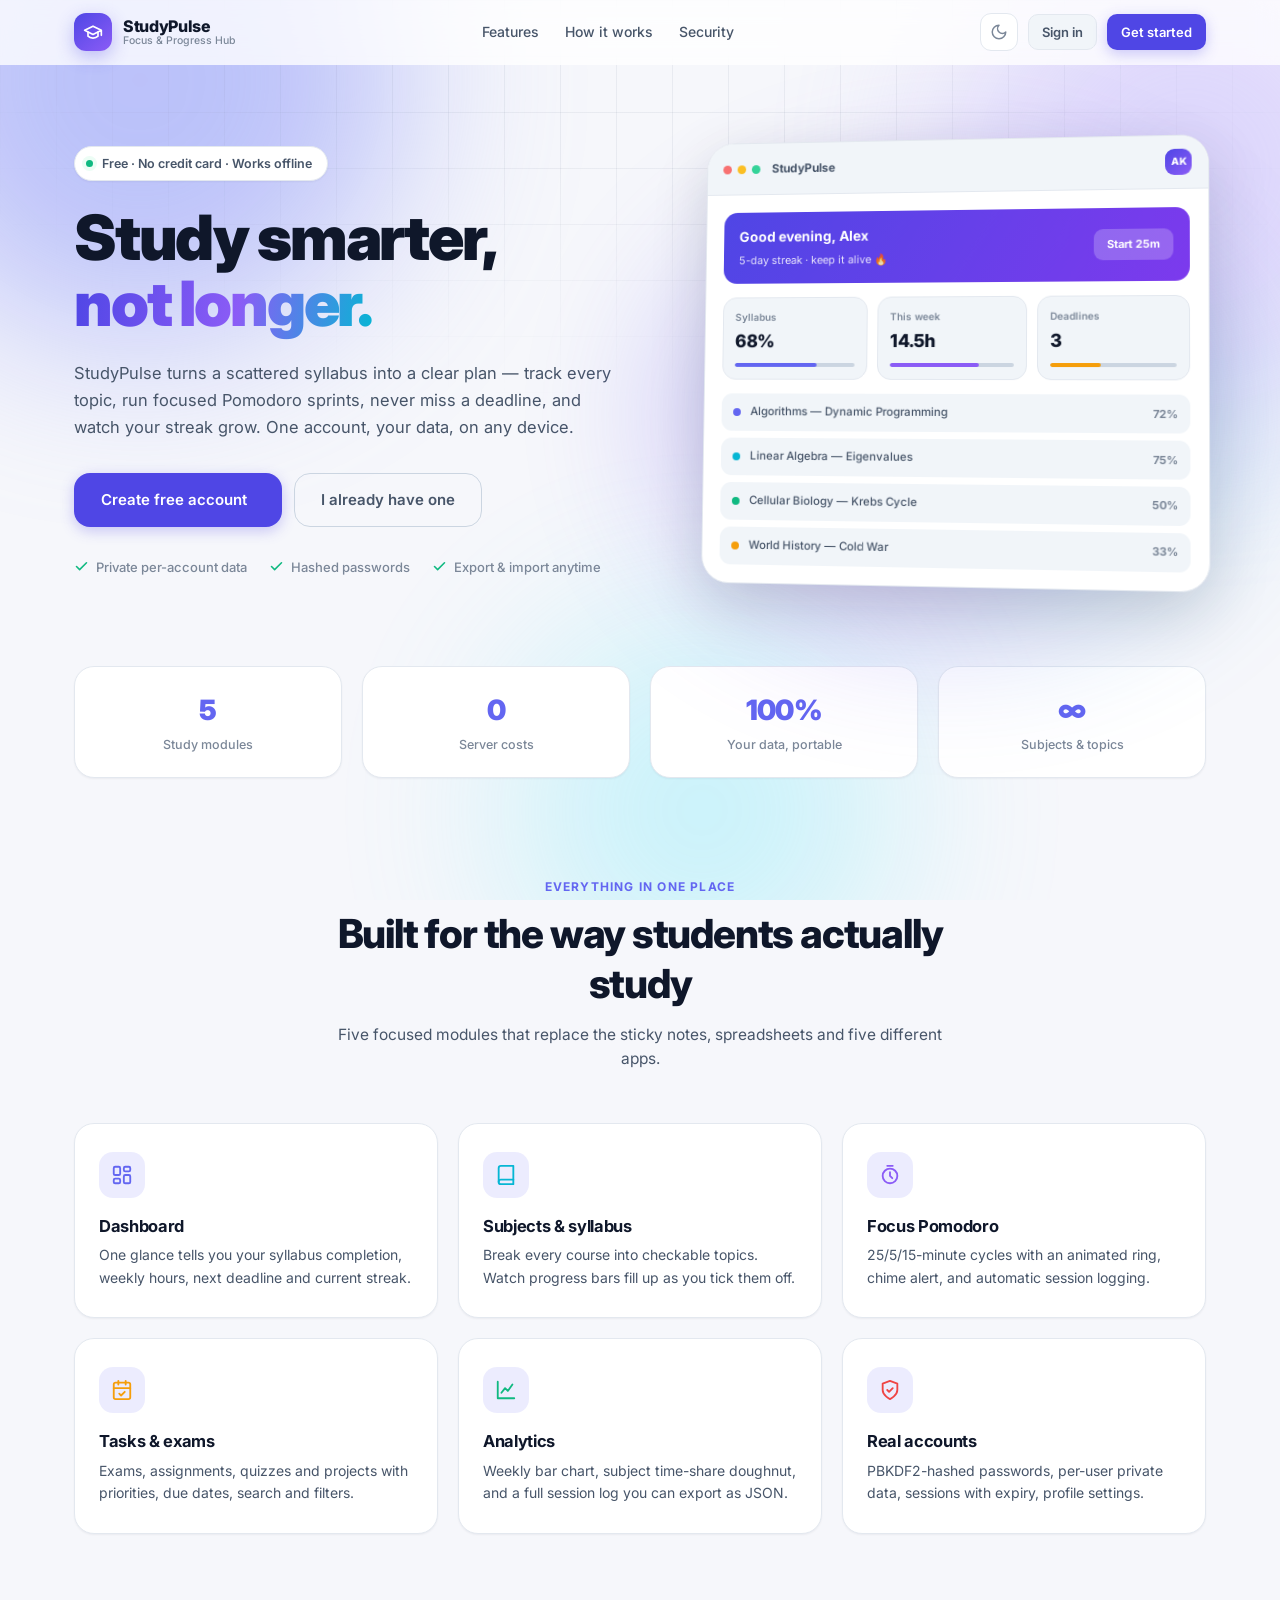
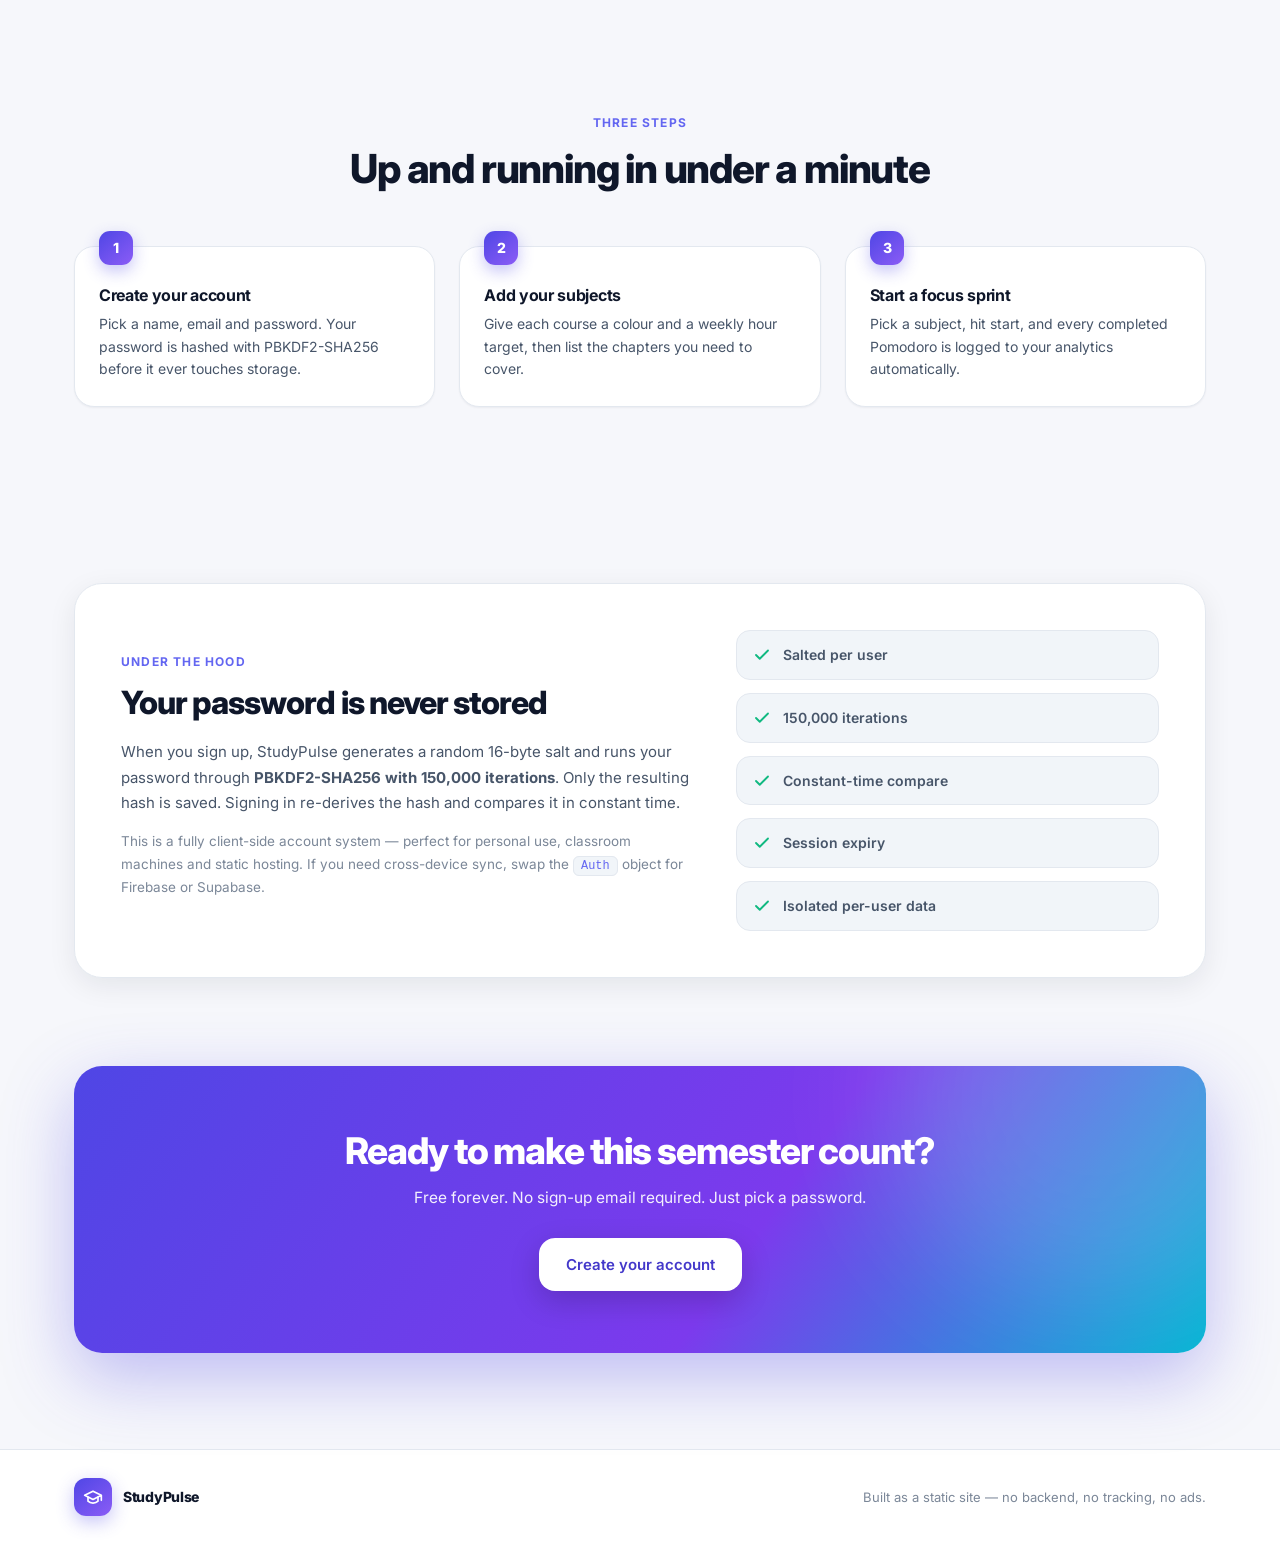
<file: index.html>
<!DOCTYPE html>
<html lang="en" data-theme="light">
<head>
<meta charset="UTF-8" />
<meta name="viewport" content="width=device-width, initial-scale=1.0" />
<meta name="description" content="StudyPulse — track your syllabus, focus sessions, deadlines and study streak. Create a free account and study smarter." />
<meta name="theme-color" content="#4f46e5" />
<title>StudyPulse — Study Smarter, Not Longer</title>

<link rel="preconnect" href="https://fonts.googleapis.com">
<link rel="preconnect" href="https://fonts.gstatic.com" crossorigin>
<link href="https://fonts.googleapis.com/css2?family=Inter:wght@400;500;600;700;800;900&display=swap" rel="stylesheet">

<link rel="stylesheet" href="css/base.css">
<link rel="stylesheet" href="css/landing.css">

<script>
  (function () {
    try {
      var t = localStorage.getItem('sp:theme');
      if (!t) t = matchMedia('(prefers-color-scheme: dark)').matches ? 'dark' : 'light';
      document.documentElement.setAttribute('data-theme', t);
    } catch (e) {}
  })();
</script>
</head>
<body class="landing">

<div class="aurora" aria-hidden="true">
  <span class="aurora-blob b1"></span>
  <span class="aurora-blob b2"></span>
  <span class="aurora-blob b3"></span>
  <span class="aurora-grid"></span>
</div>

<header class="nav" id="nav">
  <div class="shell nav-inner">
    <a class="brand" href="#top">
      <span class="brand-mark">
        <svg viewBox="0 0 24 24" fill="none" stroke="currentColor" stroke-width="2" stroke-linecap="round" stroke-linejoin="round">
          <path d="M22 10v6M2 10l10-5 10 5-10 5z"/><path d="M6 12v5c3 3 9 3 12 0v-5"/>
        </svg>
      </span>
      <span class="brand-text">
        <span class="brand-name">StudyPulse</span>
        <span class="brand-tag">Focus &amp; Progress Hub</span>
      </span>
    </a>

    <nav class="nav-links" aria-label="Main">
      <a href="#features">Features</a>
      <a href="#how">How it works</a>
      <a href="#security">Security</a>
    </nav>

    <div class="nav-actions">
      <button class="icon-btn" id="themeBtn" aria-label="Toggle theme" title="Toggle theme">
        <svg class="i-moon" viewBox="0 0 24 24" fill="none" stroke="currentColor" stroke-width="2" stroke-linecap="round" stroke-linejoin="round"><path d="M12 3a6 6 0 0 0 9 9 9 9 0 1 1-9-9Z"/></svg>
        <svg class="i-sun" viewBox="0 0 24 24" fill="none" stroke="currentColor" stroke-width="2" stroke-linecap="round" stroke-linejoin="round"><circle cx="12" cy="12" r="4"/><path d="M12 2v2M12 20v2M4.93 4.93l1.41 1.41M17.66 17.66l1.41 1.41M2 12h2M20 12h2M6.34 17.66l-1.41 1.41M19.07 4.93l-1.41 1.41"/></svg>
      </button>
      <button class="btn btn-ghost btn-sm" data-auth="signin">Sign in</button>
      <button class="btn btn-primary btn-sm" data-auth="signup">Get started</button>
    </div>
  </div>
</header>

<main id="top">

  <section class="hero shell">
    <div class="hero-copy">
      <span class="hero-eyebrow">
        <span class="dot"></span> Free · No credit card · Works offline
      </span>

      <h1 class="hero-title">
        Study smarter,<br>
        <span class="grad">not longer.</span>
      </h1>

      <p class="hero-sub">
        StudyPulse turns a scattered syllabus into a clear plan — track every topic,
        run focused Pomodoro sprints, never miss a deadline, and watch your streak grow.
        One account, your data, on any device.
      </p>

      <div class="hero-cta">
        <button class="btn btn-primary btn-lg" data-auth="signup">
          Create free account
          <svg viewBox="0 0 24 24" fill="none" stroke="currentColor" stroke-width="2.2" stroke-linecap="round" stroke-linejoin="round"><path d="M5 12h14M13 6l6 6-6 6"/></svg>
        </button>
        <button class="btn btn-outline btn-lg" data-auth="signin">I already have one</button>
      </div>

      <ul class="hero-points">
        <li><svg viewBox="0 0 24 24" fill="none" stroke="currentColor" stroke-width="2.5" stroke-linecap="round" stroke-linejoin="round"><path d="M20 6 9 17l-5-5"/></svg> Private per-account data</li>
        <li><svg viewBox="0 0 24 24" fill="none" stroke="currentColor" stroke-width="2.5" stroke-linecap="round" stroke-linejoin="round"><path d="M20 6 9 17l-5-5"/></svg> Hashed passwords</li>
        <li><svg viewBox="0 0 24 24" fill="none" stroke="currentColor" stroke-width="2.5" stroke-linecap="round" stroke-linejoin="round"><path d="M20 6 9 17l-5-5"/></svg> Export &amp; import anytime</li>
      </ul>
    </div>

    <div class="hero-visual" aria-hidden="true">
      <div class="mock">
        <div class="mock-bar">
          <span class="mock-dots"><i></i><i></i><i></i></span>
          <span class="mock-title">StudyPulse</span>
          <span class="mock-avatar">AK</span>
        </div>
        <div class="mock-body">
          <div class="mock-greet">
            <div>
              <strong>Good evening, Alex</strong>
              <small>5-day streak · keep it alive 🔥</small>
            </div>
            <span class="mock-cta">Start 25m</span>
          </div>
          <div class="mock-kpis">
            <div class="mock-kpi"><small>Syllabus</small><strong>68%</strong><span style="--w:68%;--c:#6366f1"></span></div>
            <div class="mock-kpi"><small>This week</small><strong>14.5h</strong><span style="--w:72%;--c:#8b5cf6"></span></div>
            <div class="mock-kpi"><small>Deadlines</small><strong>3</strong><span style="--w:40%;--c:#f59e0b"></span></div>
          </div>
          <div class="mock-list">
            <div class="mock-row"><i style="background:#6366f1"></i><span>Algorithms — Dynamic Programming</span><em>72%</em></div>
            <div class="mock-row"><i style="background:#06b6d4"></i><span>Linear Algebra — Eigenvalues</span><em>75%</em></div>
            <div class="mock-row"><i style="background:#10b981"></i><span>Cellular Biology — Krebs Cycle</span><em>50%</em></div>
            <div class="mock-row"><i style="background:#f59e0b"></i><span>World History — Cold War</span><em>33%</em></div>
          </div>
        </div>
      </div>
      <div class="mock-glow"></div>
    </div>
  </section>

  <section class="stats shell">
    <div class="stat"><strong>5</strong><span>Study modules</span></div>
    <div class="stat"><strong>0</strong><span>Server costs</span></div>
    <div class="stat"><strong>100%</strong><span>Your data, portable</span></div>
    <div class="stat"><strong>∞</strong><span>Subjects &amp; topics</span></div>
  </section>

  <section class="section shell" id="features">
    <header class="section-head">
      <span class="eyebrow">Everything in one place</span>
      <h2>Built for the way students actually study</h2>
      <p>Five focused modules that replace the sticky notes, spreadsheets and five different apps.</p>
    </header>

    <div class="features">
      <article class="feature">
        <span class="feature-icon" style="--c:#6366f1">
          <svg viewBox="0 0 24 24" fill="none" stroke="currentColor" stroke-width="2" stroke-linecap="round" stroke-linejoin="round"><rect x="3" y="3" width="7" height="9" rx="1.5"/><rect x="14" y="3" width="7" height="5" rx="1.5"/><rect x="14" y="12" width="7" height="9" rx="1.5"/><rect x="3" y="16" width="7" height="5" rx="1.5"/></svg>
        </span>
        <h3>Dashboard</h3>
        <p>One glance tells you your syllabus completion, weekly hours, next deadline and current streak.</p>
      </article>

      <article class="feature">
        <span class="feature-icon" style="--c:#06b6d4">
          <svg viewBox="0 0 24 24" fill="none" stroke="currentColor" stroke-width="2" stroke-linecap="round" stroke-linejoin="round"><path d="M4 19.5A2.5 2.5 0 0 1 6.5 17H20"/><path d="M6.5 2H20v20H6.5A2.5 2.5 0 0 1 4 19.5v-15A2.5 2.5 0 0 1 6.5 2z"/></svg>
        </span>
        <h3>Subjects &amp; syllabus</h3>
        <p>Break every course into checkable topics. Watch progress bars fill up as you tick them off.</p>
      </article>

      <article class="feature">
        <span class="feature-icon" style="--c:#8b5cf6">
          <svg viewBox="0 0 24 24" fill="none" stroke="currentColor" stroke-width="2" stroke-linecap="round" stroke-linejoin="round"><circle cx="12" cy="13" r="8"/><path d="M12 9v4l2.5 2.5M9 2h6"/></svg>
        </span>
        <h3>Focus Pomodoro</h3>
        <p>25/5/15-minute cycles with an animated ring, chime alert, and automatic session logging.</p>
      </article>

      <article class="feature">
        <span class="feature-icon" style="--c:#f59e0b">
          <svg viewBox="0 0 24 24" fill="none" stroke="currentColor" stroke-width="2" stroke-linecap="round" stroke-linejoin="round"><rect x="3" y="4" width="18" height="18" rx="2"/><path d="M16 2v4M8 2v4M3 10h18M9 16l2 2 4-4"/></svg>
        </span>
        <h3>Tasks &amp; exams</h3>
        <p>Exams, assignments, quizzes and projects with priorities, due dates, search and filters.</p>
      </article>

      <article class="feature">
        <span class="feature-icon" style="--c:#10b981">
          <svg viewBox="0 0 24 24" fill="none" stroke="currentColor" stroke-width="2" stroke-linecap="round" stroke-linejoin="round"><path d="M3 3v18h18"/><path d="M7 15l4-5 3 3 5-7"/></svg>
        </span>
        <h3>Analytics</h3>
        <p>Weekly bar chart, subject time-share doughnut, and a full session log you can export as JSON.</p>
      </article>

      <article class="feature">
        <span class="feature-icon" style="--c:#ef4444">
          <svg viewBox="0 0 24 24" fill="none" stroke="currentColor" stroke-width="2" stroke-linecap="round" stroke-linejoin="round"><path d="M12 22s8-4 8-10V5l-8-3-8 3v7c0 6 8 10 8 10z"/><path d="m9 12 2 2 4-4"/></svg>
        </span>
        <h3>Real accounts</h3>
        <p>PBKDF2-hashed passwords, per-user private data, sessions with expiry, profile settings.</p>
      </article>
    </div>
  </section>

  <section class="section shell" id="how">
    <header class="section-head">
      <span class="eyebrow">Three steps</span>
      <h2>Up and running in under a minute</h2>
    </header>

    <ol class="steps">
      <li>
        <span class="step-num">1</span>
        <h3>Create your account</h3>
        <p>Pick a name, email and password. Your password is hashed with PBKDF2-SHA256 before it ever touches storage.</p>
      </li>
      <li>
        <span class="step-num">2</span>
        <h3>Add your subjects</h3>
        <p>Give each course a colour and a weekly hour target, then list the chapters you need to cover.</p>
      </li>
      <li>
        <span class="step-num">3</span>
        <h3>Start a focus sprint</h3>
        <p>Pick a subject, hit start, and every completed Pomodoro is logged to your analytics automatically.</p>
      </li>
    </ol>
  </section>

  <section class="section shell" id="security">
    <div class="security-card">
      <div class="security-copy">
        <span class="eyebrow">Under the hood</span>
        <h2>Your password is never stored</h2>
        <p>
          When you sign up, StudyPulse generates a random 16-byte salt and runs your
          password through <strong>PBKDF2-SHA256 with 150,000 iterations</strong>.
          Only the resulting hash is saved. Signing in re-derives the hash and compares
          it in constant time.
        </p>
        <p class="security-note">
          This is a fully client-side account system — perfect for personal use,
          classroom machines and static hosting. If you need cross-device sync,
          swap the <code>Auth</code> object for Firebase or Supabase.
        </p>
      </div>
      <ul class="security-list">
        <li><svg viewBox="0 0 24 24" fill="none" stroke="currentColor" stroke-width="2.5" stroke-linecap="round" stroke-linejoin="round"><path d="M20 6 9 17l-5-5"/></svg> Salted per user</li>
        <li><svg viewBox="0 0 24 24" fill="none" stroke="currentColor" stroke-width="2.5" stroke-linecap="round" stroke-linejoin="round"><path d="M20 6 9 17l-5-5"/></svg> 150,000 iterations</li>
        <li><svg viewBox="0 0 24 24" fill="none" stroke="currentColor" stroke-width="2.5" stroke-linecap="round" stroke-linejoin="round"><path d="M20 6 9 17l-5-5"/></svg> Constant-time compare</li>
        <li><svg viewBox="0 0 24 24" fill="none" stroke="currentColor" stroke-width="2.5" stroke-linecap="round" stroke-linejoin="round"><path d="M20 6 9 17l-5-5"/></svg> Session expiry</li>
        <li><svg viewBox="0 0 24 24" fill="none" stroke="currentColor" stroke-width="2.5" stroke-linecap="round" stroke-linejoin="round"><path d="M20 6 9 17l-5-5"/></svg> Isolated per-user data</li>
      </ul>
    </div>
  </section>

  <section class="cta shell">
    <div class="cta-inner">
      <h2>Ready to make this semester count?</h2>
      <p>Free forever. No sign-up email required. Just pick a password.</p>
      <button class="btn btn-primary btn-lg" data-auth="signup">Create your account</button>
    </div>
  </section>
</main>

<footer class="footer">
  <div class="shell footer-inner">
    <span class="brand small">
      <span class="brand-mark">
        <svg viewBox="0 0 24 24" fill="none" stroke="currentColor" stroke-width="2" stroke-linecap="round" stroke-linejoin="round"><path d="M22 10v6M2 10l10-5 10 5-10 5z"/><path d="M6 12v5c3 3 9 3 12 0v-5"/></svg>
      </span>
      <span class="brand-name">StudyPulse</span>
    </span>
    <p>Built as a static site — no backend, no tracking, no ads.</p>
  </div>
</footer>

<div class="modal" id="authModal" role="dialog" aria-modal="true" aria-labelledby="authTitle">
  <div class="modal-panel auth-panel">

    <button class="modal-close auth-close" id="authClose" aria-label="Close">
      <svg viewBox="0 0 24 24" width="20" height="20" fill="none" stroke="currentColor" stroke-width="2" stroke-linecap="round" stroke-linejoin="round"><path d="M18 6 6 18M6 6l12 12"/></svg>
    </button>

    <aside class="auth-aside">
      <div class="auth-aside-inner">
        <span class="brand-mark lg">
          <svg viewBox="0 0 24 24" fill="none" stroke="currentColor" stroke-width="2" stroke-linecap="round" stroke-linejoin="round"><path d="M22 10v6M2 10l10-5 10 5-10 5z"/><path d="M6 12v5c3 3 9 3 12 0v-5"/></svg>
        </span>
        <h2>Welcome to StudyPulse</h2>
        <p>Your syllabus, focus sessions and deadlines — organised, private and portable.</p>
        <ul>
          <li><svg viewBox="0 0 24 24" fill="none" stroke="currentColor" stroke-width="2.5" stroke-linecap="round" stroke-linejoin="round"><path d="M20 6 9 17l-5-5"/></svg> Unlimited subjects &amp; topics</li>
          <li><svg viewBox="0 0 24 24" fill="none" stroke="currentColor" stroke-width="2.5" stroke-linecap="round" stroke-linejoin="round"><path d="M20 6 9 17l-5-5"/></svg> Pomodoro with auto-logging</li>
          <li><svg viewBox="0 0 24 24" fill="none" stroke="currentColor" stroke-width="2.5" stroke-linecap="round" stroke-linejoin="round"><path d="M20 6 9 17l-5-5"/></svg> Charts &amp; JSON export</li>
          <li><svg viewBox="0 0 24 24" fill="none" stroke="currentColor" stroke-width="2.5" stroke-linecap="round" stroke-linejoin="round"><path d="M20 6 9 17l-5-5"/></svg> Dark mode included</li>
        </ul>
      </div>
    </aside>

    <div class="auth-main">
      <div class="auth-tabs" role="tablist">
        <button class="auth-tab active" data-tab="signin" role="tab" aria-selected="true">Sign in</button>
        <button class="auth-tab" data-tab="signup" role="tab" aria-selected="false">Create account</button>
      </div>

      <form class="auth-form" id="signinForm" data-panel="signin" novalidate>
        <h3 id="authTitle" class="auth-heading">Welcome back</h3>
        <p class="auth-sub">Sign in to pick up where you left off.</p>

        <div class="field" id="si-email-field">
          <label for="si-email">Email address</label>
          <input class="input" type="email" id="si-email" name="email" autocomplete="email"
                 placeholder="you@university.edu" required>
          <span class="field-error" data-err></span>
        </div>

        <div class="field" id="si-pw-field">
          <label for="si-pw">Password</label>
          <div class="input-group">
            <input class="input" type="password" id="si-pw" name="password"
                   autocomplete="current-password" placeholder="Your password" required>
            <button type="button" class="toggle-visibility" data-toggle="si-pw" aria-label="Show password">
              <svg viewBox="0 0 24 24" width="18" height="18" fill="none" stroke="currentColor" stroke-width="2" stroke-linecap="round" stroke-linejoin="round"><path d="M2 12s3.5-7 10-7 10 7 10 7-3.5 7-10 7-10-7-10-7z"/><circle cx="12" cy="12" r="3"/></svg>
            </button>
          </div>
          <span class="field-error" data-err></span>
        </div>

        <div class="auth-row">
          <label class="checkbox-row">
            <input type="checkbox" id="si-remember" checked>
            <span>Keep me signed in</span>
          </label>
          <button type="button" class="link" id="forgotLink">Forgot password?</button>
        </div>

        <div class="form-alert" id="si-alert" role="alert"></div>

        <button class="btn btn-primary btn-block btn-lg" type="submit" id="si-submit">Sign in</button>

        <p class="auth-switch">
          New here? <button type="button" class="link" data-goto="signup">Create an account</button>
        </p>
      </form>

      <form class="auth-form hidden" id="signupForm" data-panel="signup" novalidate>
        <h3 class="auth-heading">Create your account</h3>
        <p class="auth-sub">Takes about ten seconds. No email confirmation needed.</p>

        <div class="field" id="su-name-field">
          <label for="su-name">Full name</label>
          <input class="input" type="text" id="su-name" name="name" autocomplete="name"
                 placeholder="Alex Karim" required>
          <span class="field-error" data-err></span>
        </div>

        <div class="field" id="su-email-field">
          <label for="su-email">Email address</label>
          <input class="input" type="email" id="su-email" name="email" autocomplete="email"
                 placeholder="you@university.edu" required>
          <span class="field-error" data-err></span>
        </div>

        <div class="field" id="su-pw-field">
          <label for="su-pw">Password</label>
          <div class="input-group">
            <input class="input" type="password" id="su-pw" name="password"
                   autocomplete="new-password" placeholder="At least 8 characters" required>
            <button type="button" class="toggle-visibility" data-toggle="su-pw" aria-label="Show password">
              <svg viewBox="0 0 24 24" width="18" height="18" fill="none" stroke="currentColor" stroke-width="2" stroke-linecap="round" stroke-linejoin="round"><path d="M2 12s3.5-7 10-7 10 7 10 7-3.5 7-10 7-10-7-10-7z"/><circle cx="12" cy="12" r="3"/></svg>
            </button>
          </div>
          <div class="strength" id="pwStrength" data-score="0">
            <span class="strength-bar"></span><span class="strength-bar"></span>
            <span class="strength-bar"></span><span class="strength-bar"></span>
          </div>
          <span class="strength-label" id="pwStrengthLabel">Use 8+ characters with a mix of letters, numbers &amp; symbols.</span>
          <span class="field-error" data-err></span>
        </div>

        <div class="field" id="su-pw2-field">
          <label for="su-pw2">Confirm password</label>
          <input class="input" type="password" id="su-pw2" name="confirm"
                 autocomplete="new-password" placeholder="Repeat your password" required>
          <span class="field-error" data-err></span>
        </div>

        <label class="checkbox-row auth-terms">
          <input type="checkbox" id="su-terms">
          <span>I understand my data is stored locally in this browser and I can export it anytime.</span>
        </label>

        <div class="form-alert" id="su-alert" role="alert"></div>

        <button class="btn btn-primary btn-block btn-lg" type="submit" id="su-submit">Create account</button>

        <p class="auth-switch">
          Already registered? <button type="button" class="link" data-goto="signin">Sign in</button>
        </p>
      </form>
    </div>
  </div>
</div>

<div id="toastHost" aria-live="polite"></div>

<script src="js/crypto.js"></script>
<script src="js/auth.js"></script>
<script src="js/landing.js"></script>
</body>
</html>
</file>
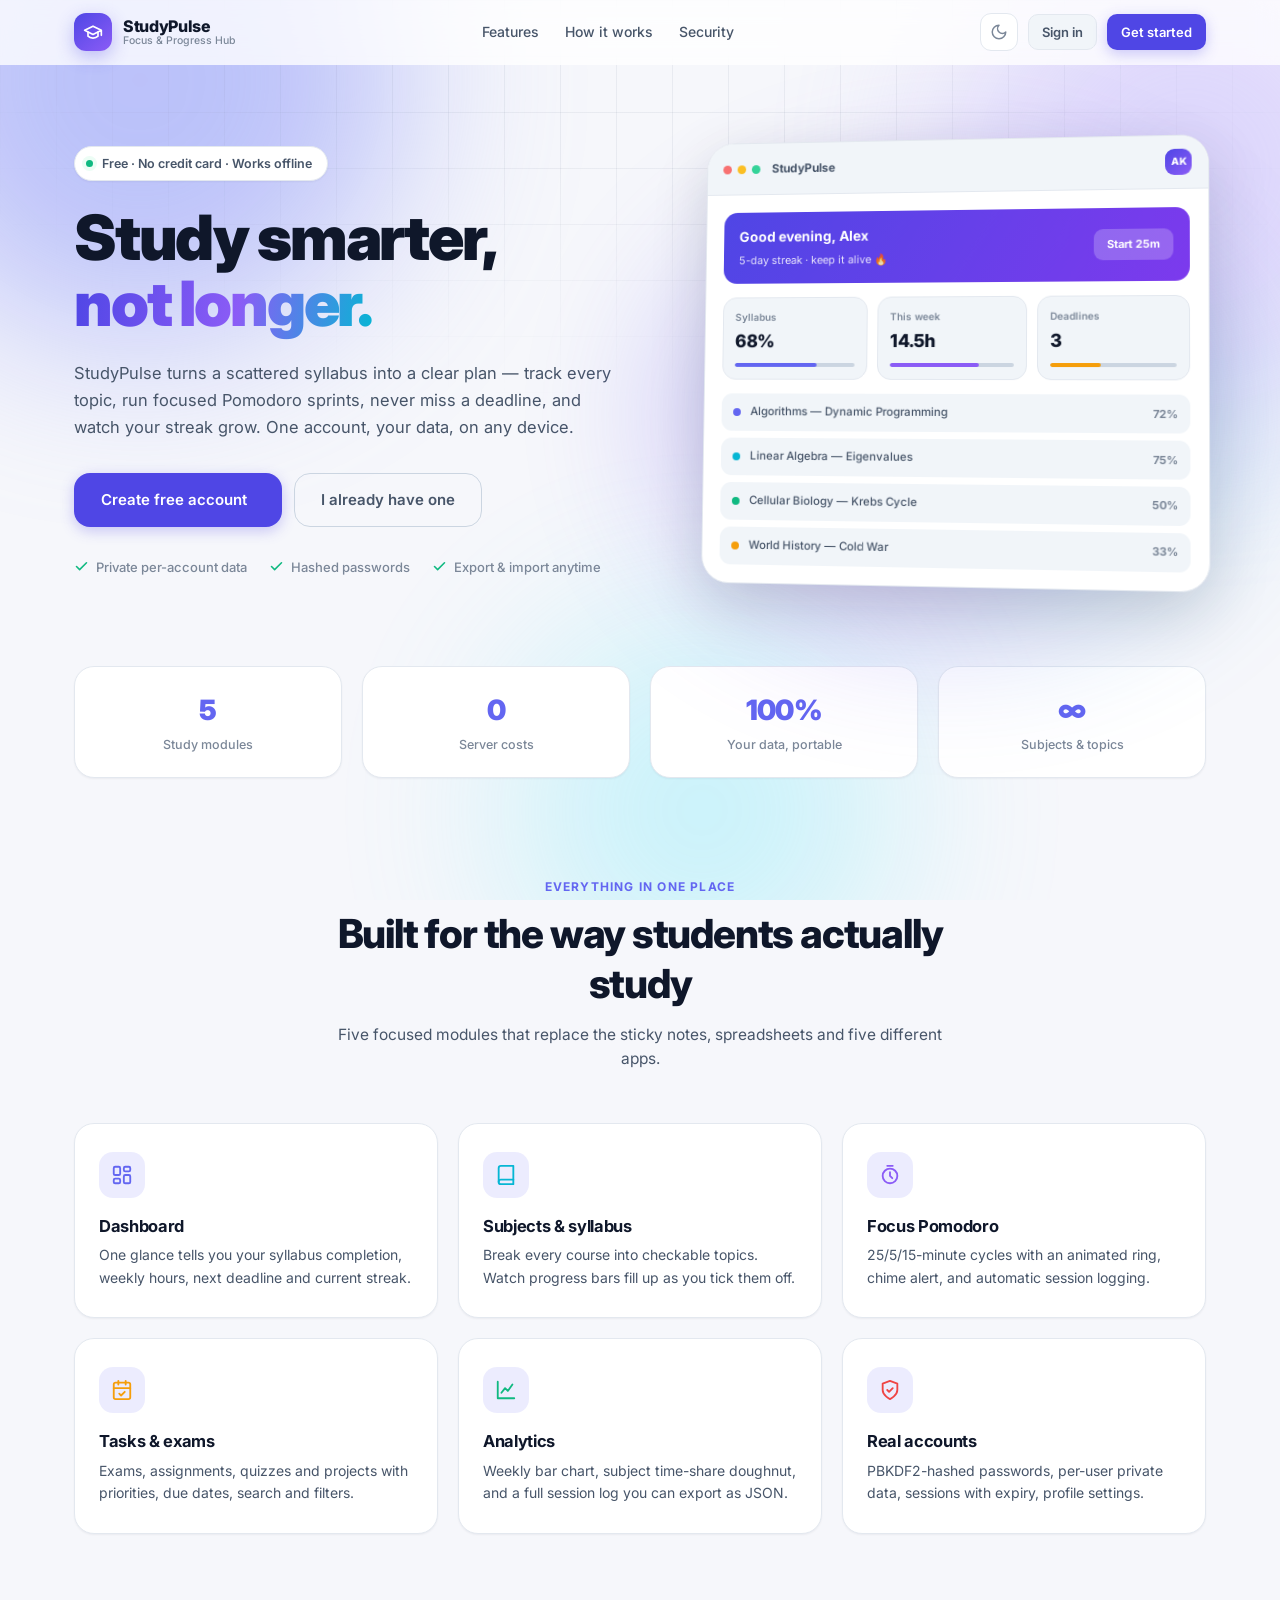
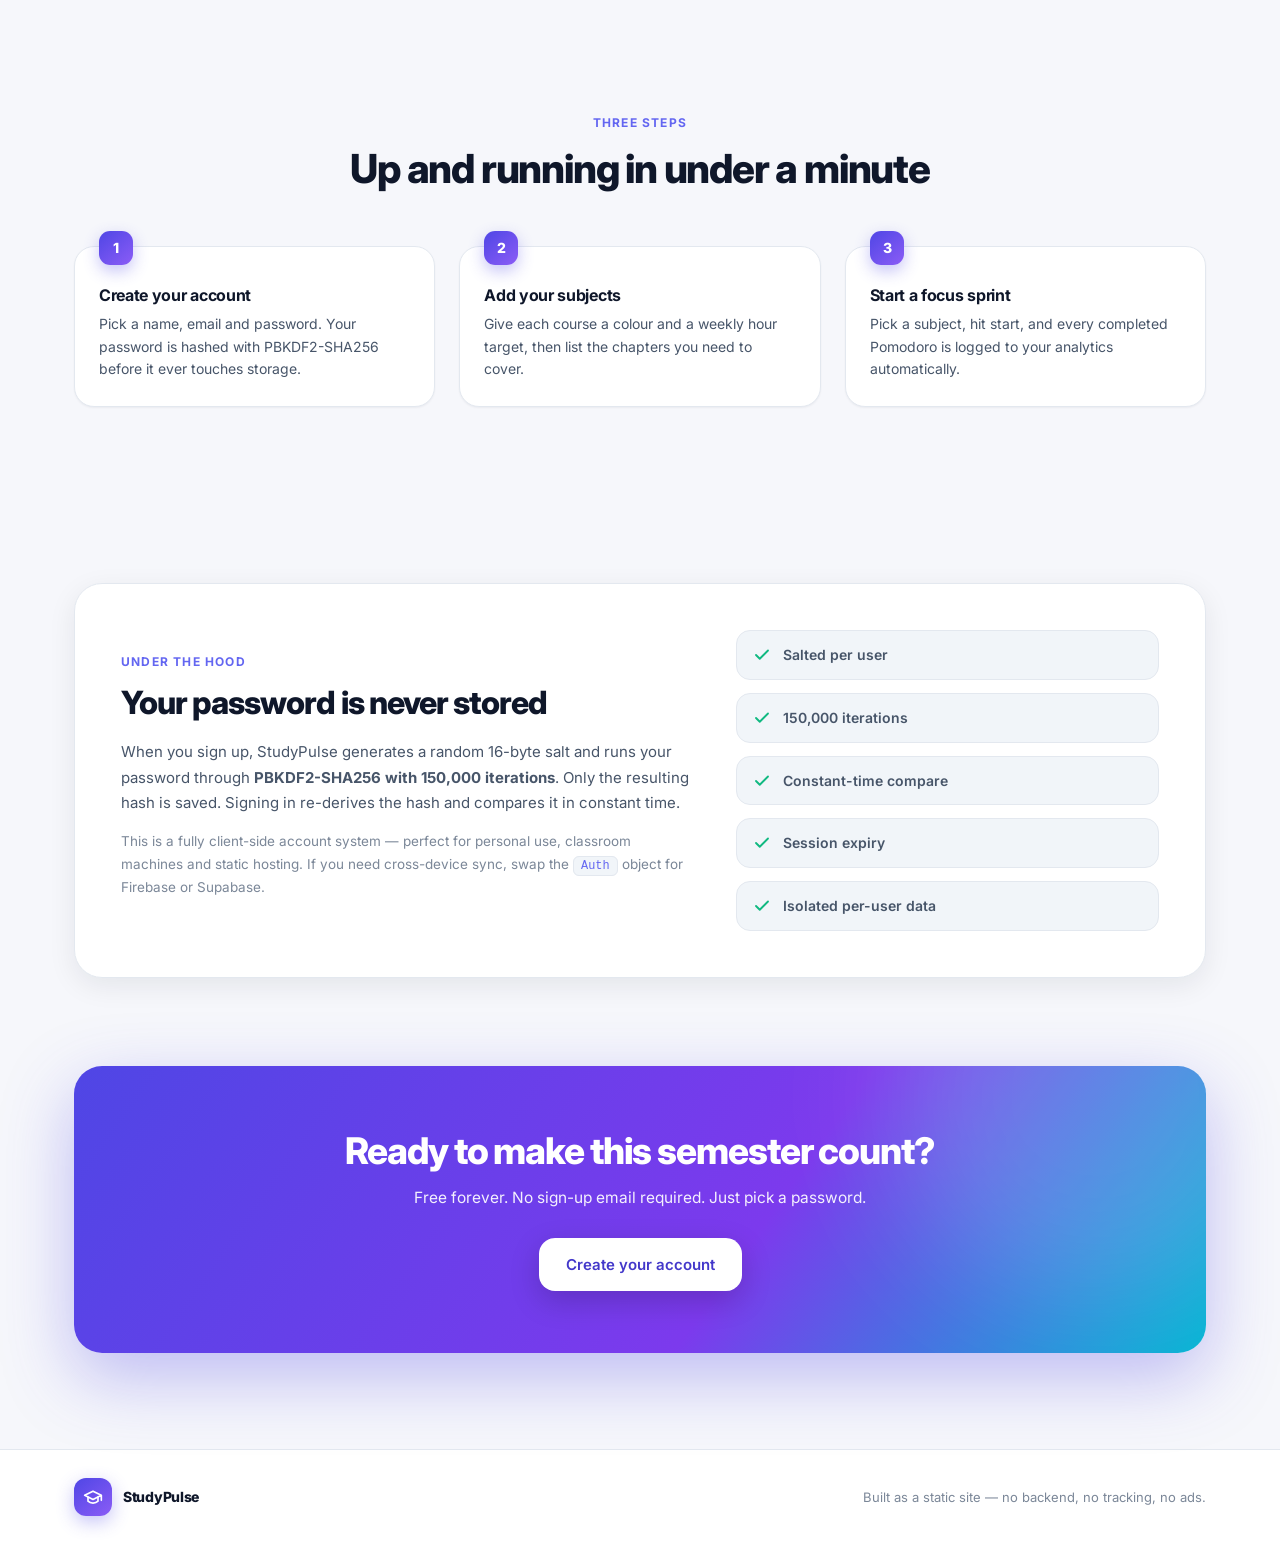
<file: app.html>
<!DOCTYPE html>
<html lang="en" data-theme="light">
<head>
<meta charset="UTF-8" />
<meta name="viewport" content="width=device-width, initial-scale=1.0" />
<meta name="theme-color" content="#4f46e5" />
<title>Dashboard — StudyPulse</title>

<link rel="preconnect" href="https://fonts.googleapis.com">
<link rel="preconnect" href="https://fonts.gstatic.com" crossorigin>
<link href="https://fonts.googleapis.com/css2?family=Inter:wght@400;500;600;700;800;900&display=swap" rel="stylesheet">

<link rel="stylesheet" href="css/base.css">
<link rel="stylesheet" href="css/app.css">

<script>
  (function () {
    try {
      var t = localStorage.getItem('sp:theme');
      if (!t) t = matchMedia('(prefers-color-scheme: dark)').matches ? 'dark' : 'light';
      document.documentElement.setAttribute('data-theme', t);
    } catch (e) {}
  })();
</script>

<script src="js/crypto.js"></script>
<script src="js/auth.js"></script>
<script>
  (function () {
    var user = Auth.requireAuth('index.html');
    if (user) window.__SP_USER__ = user;
  })();
</script>
</head>

<body class="app">

<header class="app-header">
  <div class="app-shell app-header-inner">

    <a class="app-brand" href="app.html">
      <span class="brand-mark">
        <svg viewBox="0 0 24 24" fill="none" stroke="currentColor" stroke-width="2" stroke-linecap="round" stroke-linejoin="round">
          <path d="M22 10v6M2 10l10-5 10 5-10 5z"/><path d="M6 12v5c3 3 9 3 12 0v-5"/>
        </svg>
      </span>
      <span class="app-brand-name">StudyPulse</span>
    </a>

    <div class="header-tools">
      <span class="stat-chip streak" title="Days in a row with study activity">
        <svg viewBox="0 0 24 24" fill="none" stroke="currentColor" stroke-width="2" stroke-linecap="round" stroke-linejoin="round"><path d="M12 2s4 4 4 8a4 4 0 0 1-8 0c0-1 .5-2 1-3-2 1-5 4-5 8a8 8 0 0 0 16 0c0-5-8-13-8-13z"/></svg>
        <span id="chipStreak">0</span>
        <span class="hide-sm">day streak</span>
      </span>

      <span class="stat-chip hours" title="Hours logged in the last 7 days">
        <svg viewBox="0 0 24 24" fill="none" stroke="currentColor" stroke-width="2" stroke-linecap="round" stroke-linejoin="round"><circle cx="12" cy="12" r="9"/><path d="M12 7v5l3 2"/></svg>
        <span id="chipHours">0</span> hrs
      </span>

      <button class="icon-btn" id="themeBtn" aria-label="Toggle theme" title="Toggle theme">
        <svg class="i-moon" viewBox="0 0 24 24" fill="none" stroke="currentColor" stroke-width="2" stroke-linecap="round" stroke-linejoin="round"><path d="M12 3a6 6 0 0 0 9 9 9 9 0 1 1-9-9Z"/></svg>
        <svg class="i-sun" viewBox="0 0 24 24" fill="none" stroke="currentColor" stroke-width="2" stroke-linecap="round" stroke-linejoin="round"><circle cx="12" cy="12" r="4"/><path d="M12 2v2M12 20v2M4.93 4.93l1.41 1.41M17.66 17.66l1.41 1.41M2 12h2M20 12h2M6.34 17.66l-1.41 1.41M19.07 4.93l-1.41 1.41"/></svg>
      </button>

      <button class="btn btn-primary btn-sm" id="quickAddBtn">
        <svg viewBox="0 0 24 24" width="15" height="15" fill="none" stroke="currentColor" stroke-width="2.4" stroke-linecap="round" stroke-linejoin="round"><path d="M12 5v14M5 12h14"/></svg>
        <span class="hide-sm">New</span>
      </button>

      <div class="user-menu">
        <button class="user-trigger" id="userTrigger" aria-haspopup="menu" aria-expanded="false">
          <span class="avatar" id="headerAvatar">?</span>
          <span class="user-name" id="headerUserName">Account</span>
          <svg viewBox="0 0 24 24" width="15" height="15" fill="none" stroke="currentColor" stroke-width="2.4" stroke-linecap="round" stroke-linejoin="round" style="color:var(--text-muted)"><path d="m6 9 6 6 6-6"/></svg>
        </button>

        <div class="user-dropdown" id="userDropdown" role="menu">
          <div class="user-dropdown-head">
            <span class="avatar lg" id="menuAvatar">?</span>
            <div style="min-width:0">
              <strong id="menuUserName">Account</strong>
              <small id="menuUserEmail">—</small>
            </div>
          </div>
          <button class="menu-item" id="menuProfile" role="menuitem">
            <svg viewBox="0 0 24 24" fill="none" stroke="currentColor" stroke-width="2" stroke-linecap="round" stroke-linejoin="round"><circle cx="12" cy="8" r="4"/><path d="M4 21a8 8 0 0 1 16 0"/></svg>
            Profile settings
          </button>
          <button class="menu-item" id="menuExport" role="menuitem">
            <svg viewBox="0 0 24 24" fill="none" stroke="currentColor" stroke-width="2" stroke-linecap="round" stroke-linejoin="round"><path d="M21 15v4a2 2 0 0 1-2 2H5a2 2 0 0 1-2-2v-4"/><path d="m7 10 5 5 5-5M12 15V3"/></svg>
            Export my data
          </button>
          <button class="menu-item" id="menuReseed" role="menuitem">
            <svg viewBox="0 0 24 24" fill="none" stroke="currentColor" stroke-width="2" stroke-linecap="round" stroke-linejoin="round"><path d="M3 12a9 9 0 0 1 15-6.7L21 8"/><path d="M21 3v5h-5"/><path d="M21 12a9 9 0 0 1-15 6.7L3 16"/><path d="M3 21v-5h5"/></svg>
            Load demo data
          </button>
          <div class="menu-sep"></div>
          <button class="menu-item danger" id="menuSignout" role="menuitem">
            <svg viewBox="0 0 24 24" fill="none" stroke="currentColor" stroke-width="2" stroke-linecap="round" stroke-linejoin="round"><path d="M9 21H5a2 2 0 0 1-2-2V5a2 2 0 0 1 2-2h4"/><path d="m16 17 5-5-5-5M21 12H9"/></svg>
            Sign out
          </button>
        </div>
      </div>
    </div>
  </div>

  <div class="app-shell">
    <nav class="tabbar" role="tablist">
      <button class="tab active" data-view="dashboard" role="tab">
        <svg viewBox="0 0 24 24" fill="none" stroke="currentColor" stroke-width="2" stroke-linecap="round" stroke-linejoin="round"><rect x="3" y="3" width="7" height="9" rx="1.5"/><rect x="14" y="3" width="7" height="5" rx="1.5"/><rect x="14" y="12" width="7" height="9" rx="1.5"/><rect x="3" y="16" width="7" height="5" rx="1.5"/></svg>
        Dashboard
      </button>
      <button class="tab" data-view="subjects" role="tab">
        <svg viewBox="0 0 24 24" fill="none" stroke="currentColor" stroke-width="2" stroke-linecap="round" stroke-linejoin="round"><path d="M4 19.5A2.5 2.5 0 0 1 6.5 17H20"/><path d="M6.5 2H20v20H6.5A2.5 2.5 0 0 1 4 19.5v-15A2.5 2.5 0 0 1 6.5 2z"/></svg>
        Subjects
      </button>
      <button class="tab" data-view="pomodoro" role="tab">
        <svg viewBox="0 0 24 24" fill="none" stroke="currentColor" stroke-width="2" stroke-linecap="round" stroke-linejoin="round"><circle cx="12" cy="13" r="8"/><path d="M12 9v4l2.5 2.5M9 2h6"/></svg>
        Focus
      </button>
      <button class="tab" data-view="tasks" role="tab">
        <svg viewBox="0 0 24 24" fill="none" stroke="currentColor" stroke-width="2" stroke-linecap="round" stroke-linejoin="round"><rect x="3" y="4" width="18" height="18" rx="2"/><path d="M16 2v4M8 2v4M3 10h18M9 16l2 2 4-4"/></svg>
        Tasks &amp; Exams
      </button>
      <button class="tab" data-view="analytics" role="tab">
        <svg viewBox="0 0 24 24" fill="none" stroke="currentColor" stroke-width="2" stroke-linecap="round" stroke-linejoin="round"><path d="M3 3v18h18"/><path d="M7 15l4-5 3 3 5-7"/></svg>
        Analytics
      </button>
    </nav>
  </div>
</header>

<main class="app-main">
  <div class="app-shell">

    <section class="view active" id="view-dashboard">

      <div class="banner">
        <span class="banner-eyebrow">
          <svg viewBox="0 0 24 24" fill="none" stroke="currentColor" stroke-width="2" stroke-linecap="round" stroke-linejoin="round"><path d="M12 3v2M12 19v2M5 12H3M21 12h-2M6.3 6.3 4.9 4.9M19.1 19.1l-1.4-1.4M6.3 17.7l-1.4 1.4M19.1 4.9l-1.4 1.4"/><circle cx="12" cy="12" r="4"/></svg>
          <span id="bannerTag">Exam season readiness</span>
        </span>
        <h1 id="bannerGreeting">Welcome back!</h1>
        <p id="bannerQuote">"Success is the sum of small efforts, repeated day in and day out."</p>
        <div class="banner-actions">
          <button class="btn btn-light" id="bannerStartFocus">
            <svg viewBox="0 0 24 24" width="16" height="16" fill="currentColor"><path d="M8 5v14l11-7z"/></svg>
            Start 25m focus
          </button>
          <button class="btn btn-ghost-light" id="bannerAddTopic">
            <svg viewBox="0 0 24 24" width="16" height="16" fill="none" stroke="currentColor" stroke-width="2.4" stroke-linecap="round" stroke-linejoin="round"><path d="M12 5v14M5 12h14"/></svg>
            Check off a topic
          </button>
        </div>
      </div>

      <div class="kpi-grid" id="kpiGrid"></div>

      <div class="grid-3">
        <div class="card card-pad">
          <div class="card-head">
            <div class="card-title">
              <svg viewBox="0 0 24 24" width="18" height="18" fill="none" stroke="currentColor" stroke-width="2" stroke-linecap="round" stroke-linejoin="round"><path d="M4 19.5A2.5 2.5 0 0 1 6.5 17H20"/><path d="M6.5 2H20v20H6.5A2.5 2.5 0 0 1 4 19.5v-15A2.5 2.5 0 0 1 6.5 2z"/></svg>
              Subject mastery
            </div>
            <button class="link" data-goto="subjects">View all</button>
          </div>
          <div class="subject-grid" id="dashboardSubjects"></div>
        </div>

        <div class="card card-pad" style="display:flex;flex-direction:column">
          <div class="card-head">
            <div class="card-title">
              <svg viewBox="0 0 24 24" width="18" height="18" fill="none" stroke="currentColor" stroke-width="2" stroke-linecap="round" stroke-linejoin="round"><path d="M12 9v4M12 17h.01"/><circle cx="12" cy="12" r="10"/></svg>
              Priority deadlines
            </div>
            <button class="link" data-goto="tasks">Manage</button>
          </div>
          <div id="dashboardTasks" style="flex:1;overflow-y:auto;max-height:300px"></div>
          <button class="btn btn-outline btn-sm btn-block" style="margin-top:14px" data-modal="taskModal">
            <svg viewBox="0 0 24 24" width="14" height="14" fill="none" stroke="currentColor" stroke-width="2.4" stroke-linecap="round" stroke-linejoin="round"><path d="M12 5v14M5 12h14"/></svg>
            Add assignment / exam
          </button>
        </div>
      </div>

      <div class="card card-pad">
        <div class="card-head">
          <div class="card-title">
            <svg viewBox="0 0 24 24" width="18" height="18" fill="none" stroke="currentColor" stroke-width="2" stroke-linecap="round" stroke-linejoin="round"><path d="M22 12h-4l-3 9L9 3l-3 9H2"/></svg>
            Recent study log
          </div>
          <button class="link" data-goto="analytics">Full analytics</button>
        </div>
        <div class="table-wrap">
          <table class="data">
            <thead>
              <tr><th>Subject</th><th>When</th><th>Duration</th><th>Notes</th></tr>
            </thead>
            <tbody id="dashboardSessions"></tbody>
          </table>
        </div>
      </div>
    </section>

    <section class="view" id="view-subjects">
      <div class="section-bar">
        <div>
          <h2>Subjects &amp; syllabus</h2>
          <p>Break each course into topics and tick them off as you go.</p>
        </div>
        <button class="btn btn-primary" data-modal="subjectModal">
          <svg viewBox="0 0 24 24" width="16" height="16" fill="none" stroke="currentColor" stroke-width="2.2" stroke-linecap="round" stroke-linejoin="round"><path d="M12 5v14M5 12h14"/></svg>
          Add subject
        </button>
      </div>

      <div class="chips" id="subjectChips"></div>
      <div class="grid-2" id="subjectsContainer"></div>
    </section>

    <section class="view" id="view-pomodoro">
      <div class="pomodoro-wrap">
        <div class="timer-card">
          <div class="mode-switch">
            <button class="mode-btn active" data-mode="work">Focus · 25m</button>
            <button class="mode-btn" data-mode="shortBreak">Short break · 5m</button>
            <button class="mode-btn" data-mode="longBreak">Long break · 15m</button>
          </div>

          <div class="timer-subject">
            <label for="timerSubject">Log session to</label>
            <select class="select" id="timerSubject"></select>
          </div>

          <div class="timer-ring" id="timerRing">
            <svg viewBox="0 0 100 100">
              <circle class="track" cx="50" cy="50" r="44" stroke-width="5" fill="none"/>
              <circle class="bar" id="timerBar" cx="50" cy="50" r="44" stroke-width="5"
                      fill="none" stroke-linecap="round"
                      stroke-dasharray="276.46" stroke-dashoffset="0"/>
            </svg>
            <div class="timer-face">
              <span class="timer-display" id="timerDisplay">25:00</span>
              <span class="timer-status" id="timerStatus">Ready to learn</span>
            </div>
          </div>

          <div class="timer-controls">
            <button class="timer-btn-icon" id="timerReset" title="Reset timer">
              <svg viewBox="0 0 24 24" fill="none" stroke="currentColor" stroke-width="2" stroke-linecap="round" stroke-linejoin="round"><path d="M3 12a9 9 0 1 0 3-6.7"/><path d="M3 3v6h6"/></svg>
            </button>

            <button class="timer-btn-main" id="timerToggle">
              <svg id="timerToggleIcon" viewBox="0 0 24 24" fill="currentColor"><path d="M8 5v14l11-7z"/></svg>
              <span id="timerToggleLabel">Start session</span>
            </button>

            <button class="timer-btn-icon" id="timerSound" title="Toggle chime">
              <svg id="soundIcon" viewBox="0 0 24 24" fill="none" stroke="currentColor" stroke-width="2" stroke-linecap="round" stroke-linejoin="round"><path d="M11 5 6 9H2v6h4l5 4z"/><path d="M15.5 8.5a5 5 0 0 1 0 7M19 5a9 9 0 0 1 0 14"/></svg>
            </button>
          </div>

          <p class="timer-tip">Press <strong>Space</strong> to start or pause. Completed focus sessions are logged automatically.</p>
        </div>

        <div class="stat-trio">
          <div><small>Sessions today</small><strong id="todayCount">0</strong></div>
          <div><small>Focus minutes today</small><strong id="todayMinutes">0</strong></div>
          <div><small>Current streak</small><strong id="todayStreak">0 days</strong></div>
        </div>
      </div>
    </section>

    <section class="view" id="view-tasks">
      <div class="section-bar">
        <div>
          <h2>Tasks &amp; exam deadlines</h2>
          <p>Everything due, sorted by urgency.</p>
        </div>
        <button class="btn btn-primary" data-modal="taskModal">
          <svg viewBox="0 0 24 24" width="16" height="16" fill="none" stroke="currentColor" stroke-width="2.2" stroke-linecap="round" stroke-linejoin="round"><path d="M12 5v14M5 12h14"/></svg>
          Add task or exam
        </button>
      </div>

      <div class="filter-bar">
        <div class="search-wrap">
          <svg viewBox="0 0 24 24" fill="none" stroke="currentColor" stroke-width="2" stroke-linecap="round" stroke-linejoin="round"><circle cx="11" cy="11" r="7"/><path d="m20 20-3.5-3.5"/></svg>
          <input class="input" type="text" id="taskSearch" placeholder="Search tasks, exams, homework…">
        </div>
        <select class="select" id="taskStatusFilter" style="width:auto;min-width:150px">
          <option value="all">All statuses</option>
          <option value="pending">Pending only</option>
          <option value="completed">Completed</option>
        </select>
        <select class="select" id="taskTypeFilter" style="width:auto;min-width:150px">
          <option value="all">All types</option>
          <option value="Exam">Exams</option>
          <option value="Assignment">Assignments</option>
          <option value="Quiz">Quizzes</option>
          <option value="Project">Projects</option>
        </select>
      </div>

      <div class="card" style="overflow:hidden">
        <div class="card-head" style="padding:16px 20px;margin:0;border-bottom:1px solid var(--border)">
          <span class="fw-600 text-sm" id="tasksCount">0 items</span>
          <span class="text-xs text-muted">Sorted by due date</span>
        </div>
        <div id="tasksList"></div>
      </div>
    </section>

    <section class="view" id="view-analytics">
      <div class="section-bar">
        <div>
          <h2>Study analytics</h2>
          <p>Where your hours actually went.</p>
        </div>
        <div class="flex gap-2">
          <button class="btn btn-ghost btn-sm" id="exportBtn">
            <svg viewBox="0 0 24 24" width="15" height="15" fill="none" stroke="currentColor" stroke-width="2" stroke-linecap="round" stroke-linejoin="round"><path d="M21 15v4a2 2 0 0 1-2 2H5a2 2 0 0 1-2-2v-4"/><path d="m7 10 5 5 5-5M12 15V3"/></svg>
            Export
          </button>
          <label class="btn btn-ghost btn-sm" style="cursor:pointer">
            <svg viewBox="0 0 24 24" width="15" height="15" fill="none" stroke="currentColor" stroke-width="2" stroke-linecap="round" stroke-linejoin="round"><path d="M21 15v4a2 2 0 0 1-2 2H5a2 2 0 0 1-2-2v-4"/><path d="m17 8-5-5-5 5M12 3v12"/></svg>
            Import
            <input type="file" id="importInput" accept=".json,application/json" hidden>
          </label>
        </div>
      </div>

      <div class="chart-grid">
        <div class="card card-pad">
          <div class="card-head">
            <div>
              <div class="card-title">Weekly study distribution</div>
              <div class="card-sub">Hours logged per day, last 7 days</div>
            </div>
            <span class="pill pill-success" id="weekDelta">—</span>
          </div>
          <div class="chart-box"><canvas id="weeklyChart"></canvas></div>
        </div>

        <div class="card card-pad">
          <div class="card-head">
            <div>
              <div class="card-title">Subject time share</div>
              <div class="card-sub">Minutes per subject</div>
            </div>
          </div>
          <div class="chart-box doughnut"><canvas id="subjectChart"></canvas></div>
        </div>
      </div>

      <div class="card card-pad">
        <div class="card-head">
          <div class="card-title">
            <svg viewBox="0 0 24 24" width="18" height="18" fill="none" stroke="currentColor" stroke-width="2" stroke-linecap="round" stroke-linejoin="round"><path d="M22 12h-4l-3 9L9 3l-3 9H2"/></svg>
            Complete session log
          </div>
          <button class="link" data-modal="logModal">+ Manual entry</button>
        </div>
        <div class="table-wrap">
          <table class="data">
            <thead>
              <tr><th>Date</th><th>Subject</th><th>Duration</th><th>Notes</th><th></th></tr>
            </thead>
            <tbody id="analyticsSessions"></tbody>
          </table>
        </div>
      </div>
    </section>

  </div>
</main>

<div class="modal" id="subjectModal">
  <div class="modal-panel">
    <div class="modal-head">
      <div><h3>Add a subject</h3><p>Give it a colour and a weekly hour target.</p></div>
      <button class="modal-close" data-close><svg viewBox="0 0 24 24" width="19" height="19" fill="none" stroke="currentColor" stroke-width="2" stroke-linecap="round" stroke-linejoin="round"><path d="M18 6 6 18M6 6l12 12"/></svg></button>
    </div>
    <form id="subjectForm">
      <div class="field">
        <label for="subjectName">Subject name *</label>
        <input class="input" id="subjectName" required placeholder="e.g. Organic Chemistry">
      </div>
      <div class="grid-2" style="gap:12px">
        <div class="field">
          <label for="subjectHours">Weekly goal (hours)</label>
          <input class="input" type="number" id="subjectHours" min="1" max="100" value="5">
        </div>
        <div class="field">
          <label for="subjectColor">Accent colour</label>
          <select class="select" id="subjectColor">
            <option value="#6366f1">Indigo</option>
            <option value="#8b5cf6">Violet</option>
            <option value="#06b6d4">Cyan</option>
            <option value="#10b981">Emerald</option>
            <option value="#f59e0b">Amber</option>
            <option value="#ef4444">Red</option>
            <option value="#ec4899">Pink</option>
          </select>
        </div>
      </div>
      <div class="field">
        <label for="subjectNotes">Instructor / notes</label>
        <input class="input" id="subjectNotes" placeholder="e.g. Prof. Alan — Room 302">
      </div>
      <div class="modal-actions">
        <button type="button" class="btn btn-ghost" data-close>Cancel</button>
        <button type="submit" class="btn btn-primary">Save subject</button>
      </div>
    </form>
  </div>
</div>

<div class="modal" id="topicModal">
  <div class="modal-panel">
    <div class="modal-head">
      <div><h3>Add a topic</h3><p>One chapter, one concept, one lecture.</p></div>
      <button class="modal-close" data-close><svg viewBox="0 0 24 24" width="19" height="19" fill="none" stroke="currentColor" stroke-width="2" stroke-linecap="round" stroke-linejoin="round"><path d="M18 6 6 18M6 6l12 12"/></svg></button>
    </div>
    <form id="topicForm">
      <div class="field">
        <label for="topicSubject">Subject *</label>
        <select class="select" id="topicSubject" required></select>
      </div>
      <div class="field">
        <label for="topicTitle">Topic title *</label>
        <input class="input" id="topicTitle" required placeholder="e.g. Chapter 4 — Dynamic Programming">
      </div>
      <div class="field">
        <label for="topicDone">Status</label>
        <select class="select" id="topicDone">
          <option value="no">Not started</option>
          <option value="yes">Already completed</option>
        </select>
      </div>
      <div class="modal-actions">
        <button type="button" class="btn btn-ghost" data-close>Cancel</button>
        <button type="submit" class="btn btn-primary">Add topic</button>
      </div>
    </form>
  </div>
</div>

<div class="modal" id="taskModal">
  <div class="modal-panel">
    <div class="modal-head">
      <div><h3>Add a deadline</h3><p>Exam, assignment, quiz or project.</p></div>
      <button class="modal-close" data-close><svg viewBox="0 0 24 24" width="19" height="19" fill="none" stroke="currentColor" stroke-width="2" stroke-linecap="round" stroke-linejoin="round"><path d="M18 6 6 18M6 6l12 12"/></svg></button>
    </div>
    <form id="taskForm">
      <div class="field">
        <label for="taskTitle">Title *</label>
        <input class="input" id="taskTitle" required placeholder="e.g. Midterm examination">
      </div>
      <div class="grid-2" style="gap:12px">
        <div class="field">
          <label for="taskSubject">Subject *</label>
          <select class="select" id="taskSubject" required></select>
        </div>
        <div class="field">
          <label for="taskType">Type</label>
          <select class="select" id="taskType">
            <option value="Exam">Exam</option>
            <option value="Assignment" selected>Assignment</option>
            <option value="Quiz">Quiz</option>
            <option value="Project">Project</option>
          </select>
        </div>
      </div>
      <div class="grid-2" style="gap:12px">
        <div class="field">
          <label for="taskDue">Due date *</label>
          <input class="input" type="date" id="taskDue" required>
        </div>
        <div class="field">
          <label for="taskPriority">Priority</label>
          <select class="select" id="taskPriority">
            <option value="High">High</option>
            <option value="Medium" selected>Medium</option>
            <option value="Low">Low</option>
          </select>
        </div>
      </div>
      <div class="modal-actions">
        <button type="button" class="btn btn-ghost" data-close>Cancel</button>
        <button type="submit" class="btn btn-primary">Save deadline</button>
      </div>
    </form>
  </div>
</div>

<div class="modal" id="logModal">
  <div class="modal-panel">
    <div class="modal-head">
      <div><h3>Log a study session</h3><p>Forgot to start the timer? Add it manually.</p></div>
      <button class="modal-close" data-close><svg viewBox="0 0 24 24" width="19" height="19" fill="none" stroke="currentColor" stroke-width="2" stroke-linecap="round" stroke-linejoin="round"><path d="M18 6 6 18M6 6l12 12"/></svg></button>
    </div>
    <form id="logForm">
      <div class="field">
        <label for="logSubject">Subject *</label>
        <select class="select" id="logSubject" required></select>
      </div>
      <div class="grid-2" style="gap:12px">
        <div class="field">
          <label for="logMinutes">Duration (minutes) *</label>
          <input class="input" type="number" id="logMinutes" min="1" max="600" value="45" required>
        </div>
        <div class="field">
          <label for="logDate">Date</label>
          <input class="input" type="date" id="logDate">
        </div>
      </div>
      <div class="field">
        <label for="logNotes">What did you cover?</label>
        <input class="input" id="logNotes" placeholder="e.g. Read chapter 5, solved exercises">
      </div>
      <div class="modal-actions">
        <button type="button" class="btn btn-ghost" data-close>Cancel</button>
        <button type="submit" class="btn btn-primary">Log session</button>
      </div>
    </form>
  </div>
</div>

<div class="modal" id="profileModal">
  <div class="modal-panel wide">
    <div class="modal-head">
      <div><h3>Profile settings</h3><p>Update your details or change your password.</p></div>
      <button class="modal-close" data-close><svg viewBox="0 0 24 24" width="19" height="19" fill="none" stroke="currentColor" stroke-width="2" stroke-linecap="round" stroke-linejoin="round"><path d="M18 6 6 18M6 6l12 12"/></svg></button>
    </div>

    <div class="profile-head">
      <span class="avatar lg" id="profileAvatar">?</span>
      <div style="min-width:0">
        <strong id="profileName">—</strong>
        <div class="text-xs text-muted" id="profileEmail">—</div>
        <div class="text-xs text-muted" id="profileSince"></div>
      </div>
    </div>

    <form id="profileForm">
      <div class="field">
        <label for="profileNameInput">Display name</label>
        <input class="input" id="profileNameInput">
      </div>
      <div class="field">
        <label>Avatar colour</label>
        <div class="color-row" id="colorRow"></div>
      </div>
      <div class="modal-actions" style="border:0;padding-top:0;margin-top:8px">
        <button type="submit" class="btn btn-primary">Save changes</button>
      </div>
    </form>

    <div style="border-top:1px solid var(--border);margin:22px 0 0;padding-top:22px">
      <h4 style="font-size:14.5px;font-weight:700;margin-bottom:4px">Change password</h4>
      <p class="text-xs text-muted" style="margin-bottom:14px">You'll stay signed in on this device.</p>
      <form id="passwordForm">
        <div class="field">
          <label for="pwCurrent">Current password</label>
          <input class="input" type="password" id="pwCurrent" autocomplete="current-password" required>
        </div>
        <div class="grid-2" style="gap:12px">
          <div class="field">
            <label for="pwNext">New password</label>
            <input class="input" type="password" id="pwNext" autocomplete="new-password" required>
          </div>
          <div class="field">
            <label for="pwConfirm">Confirm new password</label>
            <input class="input" type="password" id="pwConfirm" autocomplete="new-password" required>
          </div>
        </div>
        <div class="form-alert" id="pwAlert" style="display:none"></div>
        <div class="modal-actions" style="border:0;padding-top:0;margin-top:8px">
          <button type="submit" class="btn btn-ghost">Update password</button>
        </div>
      </form>
    </div>

    <div style="border-top:1px solid var(--border);margin:22px 0 0;padding-top:22px">
      <h4 style="font-size:14.5px;font-weight:700;margin-bottom:4px;color:var(--danger)">Delete account</h4>
      <p class="text-xs text-muted" style="margin-bottom:14px">
        This permanently removes your account and every subject, task and session in it. Cannot be undone.
      </p>
      <button class="btn btn-danger btn-sm" id="deleteAccountBtn">Delete my account</button>
    </div>
  </div>
</div>

<div class="modal" id="confirmModal">
  <div class="modal-panel" style="max-width:400px">
    <div class="modal-head">
      <div><h3 id="confirmTitle">Are you sure?</h3><p id="confirmMessage">This cannot be undone.</p></div>
    </div>
    <div class="modal-actions">
      <button type="button" class="btn btn-ghost" data-close>Cancel</button>
      <button type="button" class="btn btn-danger" id="confirmOk">Confirm</button>
    </div>
  </div>
</div>

<div id="toastHost" aria-live="polite"></div>

<script src="js/store.js"></script>
<script src="js/app.js"></script>
</body>
</html>
</file>
<file: css/base.css>
/* ============================================================
   base.css — design tokens, reset, primitives
   ============================================================ */

:root {
  --bg:            #f6f7fb;
  --surface:       #ffffff;
  --surface-2:     #f1f5f9;
  --surface-3:     #e8edf5;
  --border:        #e3e8ef;
  --border-strong: #cbd5e1;

  --text:          #0f172a;
  --text-soft:     #475569;
  --text-muted:    #7b8798;

  --brand:         #6366f1;
  --brand-600:     #4f46e5;
  --brand-700:     #4338ca;
  --brand-soft:    #eef2ff;

  --success:       #10b981;
  --success-soft:  #ecfdf5;
  --warning:       #f59e0b;
  --warning-soft:  #fffbeb;
  --danger:        #ef4444;
  --danger-soft:   #fef2f2;
  --info:          #0ea5e9;

  --radius-sm: 8px;
  --radius:    14px;
  --radius-lg: 20px;
  --radius-xl: 28px;

  --shadow-xs: 0 1px 2px rgba(15, 23, 42, .05);
  --shadow-sm: 0 2px 8px rgba(15, 23, 42, .06);
  --shadow:    0 8px 28px rgba(15, 23, 42, .08);
  --shadow-lg: 0 20px 60px rgba(15, 23, 42, .16);

  --header-h: 64px;
  --ease: cubic-bezier(.4, 0, .2, 1);
}

html[data-theme="dark"] {
  --bg:            #070b14;
  --surface:       #0e1526;
  --surface-2:     #151d31;
  --surface-3:     #1d2740;
  --border:        #1e293b;
  --border-strong: #334155;

  --text:          #f1f5f9;
  --text-soft:     #cbd5e1;
  --text-muted:    #8494ab;

  --brand-soft:    rgba(99, 102, 241, .14);
  --success-soft:  rgba(16, 185, 129, .13);
  --warning-soft:  rgba(245, 158, 11, .13);
  --danger-soft:   rgba(239, 68, 68, .13);

  --shadow-xs: 0 1px 2px rgba(0, 0, 0, .4);
  --shadow-sm: 0 2px 8px rgba(0, 0, 0, .45);
  --shadow:    0 8px 28px rgba(0, 0, 0, .5);
  --shadow-lg: 0 20px 60px rgba(0, 0, 0, .65);
}

*, *::before, *::after { box-sizing: border-box; }
* { margin: 0; padding: 0; }

html { -webkit-text-size-adjust: 100%; scroll-behavior: smooth; }

body {
  font-family: 'Inter', -apple-system, BlinkMacSystemFont, 'Segoe UI', Roboto,
               Helvetica, Arial, sans-serif;
  background: var(--bg);
  color: var(--text);
  font-size: 15px;
  line-height: 1.55;
  -webkit-font-smoothing: antialiased;
  -moz-osx-font-smoothing: grayscale;
  min-height: 100vh;
  transition: background-color .25s var(--ease), color .25s var(--ease);
}

img, svg, canvas { display: block; max-width: 100%; }
button, input, select, textarea { font: inherit; color: inherit; }
button { background: none; border: none; cursor: pointer; }
a { color: inherit; text-decoration: none; }
ul, ol { list-style: none; }
table { border-collapse: collapse; width: 100%; }

h1, h2, h3, h4 { line-height: 1.25; letter-spacing: -.02em; font-weight: 700; }

::selection { background: var(--brand); color: #fff; }

::-webkit-scrollbar { width: 8px; height: 8px; }
::-webkit-scrollbar-track { background: transparent; }
::-webkit-scrollbar-thumb {
  background: var(--border-strong);
  border-radius: 99px;
  border: 2px solid transparent;
  background-clip: content-box;
}
::-webkit-scrollbar-thumb:hover { background: var(--text-muted); background-clip: content-box; }

:focus-visible { outline: 2px solid var(--brand); outline-offset: 2px; border-radius: 4px; }

/* buttons */
.btn {
  display: inline-flex; align-items: center; justify-content: center; gap: 8px;
  padding: 10px 18px; border-radius: var(--radius);
  font-size: 14px; font-weight: 600; white-space: nowrap; cursor: pointer;
  border: 1px solid transparent;
  transition: background-color .18s var(--ease), border-color .18s var(--ease),
              color .18s var(--ease), transform .12s var(--ease), box-shadow .18s var(--ease);
}
.btn:active { transform: scale(.975); }
.btn:disabled { opacity: .55; cursor: not-allowed; transform: none; }

.btn-primary { background: var(--brand-600); color: #fff; box-shadow: 0 4px 14px rgba(79, 70, 229, .28); }
.btn-primary:hover:not(:disabled) { background: var(--brand-700); box-shadow: 0 6px 20px rgba(79, 70, 229, .36); }

.btn-ghost { background: var(--surface-2); color: var(--text-soft); border-color: var(--border); }
.btn-ghost:hover:not(:disabled) { background: var(--surface-3); color: var(--text); }

.btn-outline { background: transparent; color: var(--text-soft); border-color: var(--border-strong); }
.btn-outline:hover:not(:disabled) { border-color: var(--brand); color: var(--brand); }

.btn-danger { background: var(--danger); color: #fff; }
.btn-danger:hover:not(:disabled) { background: #dc2626; }

.btn-block { width: 100%; }
.btn-sm { padding: 7px 13px; font-size: 13px; border-radius: 10px; }
.btn-lg { padding: 14px 26px; font-size: 15px; border-radius: 16px; }

/* forms */
.field { display: flex; flex-direction: column; gap: 6px; margin-bottom: 16px; }
.field label { font-size: 12.5px; font-weight: 600; color: var(--text-soft); letter-spacing: .01em; }
.field .hint { font-size: 12px; color: var(--text-muted); }

.input, .select, .textarea {
  width: 100%; padding: 11px 14px; background: var(--surface);
  border: 1px solid var(--border-strong); border-radius: var(--radius);
  font-size: 14px; color: var(--text);
  transition: border-color .18s var(--ease), box-shadow .18s var(--ease), background-color .18s var(--ease);
}
.input::placeholder, .textarea::placeholder { color: var(--text-muted); }
.input:focus, .select:focus, .textarea:focus {
  outline: none; border-color: var(--brand); box-shadow: 0 0 0 3px var(--brand-soft);
}
.input:disabled, .select:disabled { opacity: .6; cursor: not-allowed; }

.select {
  appearance: none;
  background-image: url("data:image/svg+xml;charset=utf-8,%3Csvg xmlns='http://www.w3.org/2000/svg' width='16' height='16' viewBox='0 0 24 24' fill='none' stroke='%237b8798' stroke-width='2.5' stroke-linecap='round' stroke-linejoin='round'%3E%3Cpath d='m6 9 6 6 6-6'/%3E%3C/svg%3E");
  background-repeat: no-repeat; background-position: right 12px center; padding-right: 38px;
}

.textarea { resize: vertical; min-height: 84px; }

.field.has-error .input { border-color: var(--danger); }
.field.has-error .input:focus { box-shadow: 0 0 0 3px var(--danger-soft); }
.field-error { font-size: 12px; color: var(--danger); font-weight: 500; display: none; }
.field.has-error .field-error { display: block; }

.input-group { position: relative; }
.input-group .input { padding-right: 46px; }
.input-group .toggle-visibility {
  position: absolute; right: 6px; top: 50%; transform: translateY(-50%);
  padding: 7px; border-radius: 9px; color: var(--text-muted); display: flex;
}
.input-group .toggle-visibility:hover { color: var(--text); background: var(--surface-2); }

.checkbox-row { display: flex; align-items: center; gap: 9px; font-size: 13.5px; color: var(--text-soft); cursor: pointer; user-select: none; }
.checkbox-row input[type="checkbox"] { width: 17px; height: 17px; accent-color: var(--brand); cursor: pointer; flex-shrink: 0; }

.strength { display: flex; gap: 5px; margin-top: 7px; }
.strength-bar { height: 4px; flex: 1; border-radius: 99px; background: var(--surface-3); transition: background-color .25s var(--ease); }
.strength[data-score="1"] .strength-bar:nth-child(-n+1) { background: var(--danger); }
.strength[data-score="2"] .strength-bar:nth-child(-n+2) { background: var(--warning); }
.strength[data-score="3"] .strength-bar:nth-child(-n+3) { background: #84cc16; }
.strength[data-score="4"] .strength-bar { background: var(--success); }
.strength-label { font-size: 11.5px; color: var(--text-muted); margin-top: 5px; }

/* card */
.card {
  background: var(--surface); border: 1px solid var(--border);
  border-radius: var(--radius-lg); box-shadow: var(--shadow-xs);
  transition: box-shadow .22s var(--ease), border-color .22s var(--ease), transform .22s var(--ease);
}
.card-pad { padding: 20px; }
.card-hover:hover { box-shadow: var(--shadow); border-color: var(--border-strong); }

.card-head { display: flex; align-items: center; justify-content: space-between; gap: 12px; margin-bottom: 16px; }
.card-title { display: flex; align-items: center; gap: 9px; font-size: 15.5px; font-weight: 700; color: var(--text); }
.card-title svg { color: var(--brand); }
.card-sub { font-size: 12.5px; color: var(--text-muted); font-weight: 400; margin-top: 2px; }

.link { font-size: 12.5px; font-weight: 600; color: var(--brand); display: inline-flex; align-items: center; gap: 4px; cursor: pointer; background: none; border: none; }
.link:hover { color: var(--brand-700); text-decoration: underline; }

/* pills */
.pill { display: inline-flex; align-items: center; gap: 5px; padding: 4px 10px; border-radius: 99px; font-size: 11.5px; font-weight: 600; line-height: 1.4; white-space: nowrap; }
.pill-brand   { background: var(--brand-soft);   color: var(--brand-600); }
.pill-success { background: var(--success-soft); color: #047857; }
.pill-warning { background: var(--warning-soft); color: #b45309; }
.pill-danger  { background: var(--danger-soft);  color: #b91c1c; }
.pill-neutral { background: var(--surface-2);    color: var(--text-soft); }

html[data-theme="dark"] .pill-success { color: #34d399; }
html[data-theme="dark"] .pill-warning { color: #fbbf24; }
html[data-theme="dark"] .pill-danger  { color: #f87171; }
html[data-theme="dark"] .pill-brand   { color: #a5b4fc; }

/* progress */
.progress { width: 100%; height: 8px; background: var(--surface-2); border-radius: 99px; overflow: hidden; }
.progress > span { display: block; height: 100%; border-radius: 99px; background: var(--brand); transition: width .5s var(--ease); }
.progress.thin { height: 6px; }

/* modal */
.modal {
  position: fixed; top: 0; right: 0; bottom: 0; left: 0;
  z-index: 100; display: flex; align-items: center; justify-content: center;
  padding: 20px;
  background: rgba(15, 23, 42, .55);
  backdrop-filter: blur(6px); -webkit-backdrop-filter: blur(6px);
  opacity: 0; visibility: hidden;
  transition: opacity .22s var(--ease), visibility .22s var(--ease);
}
.modal.open { opacity: 1; visibility: visible; }

.modal-panel {
  background: var(--surface); border: 1px solid var(--border);
  border-radius: var(--radius-xl); box-shadow: var(--shadow-lg);
  width: 100%; max-width: 460px; max-height: calc(100vh - 40px);
  overflow-y: auto; padding: 26px;
  transform: translateY(14px) scale(.98);
  transition: transform .26s var(--ease);
}
.modal.open .modal-panel { transform: translateY(0) scale(1); }
.modal-panel.wide { max-width: 620px; }

.modal-head { display: flex; align-items: flex-start; justify-content: space-between; gap: 14px; margin-bottom: 20px; }
.modal-head h3 { font-size: 18px; font-weight: 700; }
.modal-head p { font-size: 13px; color: var(--text-muted); margin-top: 3px; }

.modal-close { padding: 7px; border-radius: 10px; color: var(--text-muted); transition: background-color .18s var(--ease), color .18s var(--ease); }
.modal-close:hover { background: var(--surface-2); color: var(--text); }

.modal-actions { display: flex; justify-content: flex-end; gap: 10px; margin-top: 22px; padding-top: 18px; border-top: 1px solid var(--border); }

/* toasts */
#toastHost {
  position: fixed; bottom: 22px; right: 22px; z-index: 200;
  display: flex; flex-direction: column; gap: 10px; pointer-events: none;
}
.toast {
  display: flex; align-items: center; gap: 11px; padding: 13px 17px;
  border-radius: var(--radius); background: var(--surface); border: 1px solid var(--border);
  box-shadow: var(--shadow); font-size: 13.5px; font-weight: 500; color: var(--text);
  min-width: 250px; max-width: 380px; pointer-events: auto;
  opacity: 0; transform: translateX(24px);
  transition: opacity .26s var(--ease), transform .26s var(--ease);
}
.toast.show { opacity: 1; transform: translateX(0); }
.toast::before { content: ''; width: 4px; align-self: stretch; border-radius: 99px; background: var(--brand); flex-shrink: 0; }
.toast.success::before { background: var(--success); }
.toast.error::before   { background: var(--danger); }
.toast.warn::before    { background: var(--warning); }

/* utilities */
.hidden { display: none !important; }
.flex { display: flex; }
.grid { display: grid; }
.items-center { align-items: center; }
.justify-between { justify-content: space-between; }
.gap-1 { gap: 4px; } .gap-2 { gap: 8px; } .gap-3 { gap: 12px; } .gap-4 { gap: 16px; }
.mt-1 { margin-top: 4px; } .mt-2 { margin-top: 8px; } .mt-3 { margin-top: 12px; }
.mt-4 { margin-top: 16px; } .mt-5 { margin-top: 20px; } .mt-6 { margin-top: 24px; }
.text-muted { color: var(--text-muted); }
.text-soft  { color: var(--text-soft); }
.text-sm { font-size: 13px; }
.text-xs { font-size: 12px; }
.fw-600 { font-weight: 600; }
.fw-700 { font-weight: 700; }
.truncate { overflow: hidden; text-overflow: ellipsis; white-space: nowrap; }
.sr-only { position: absolute; width: 1px; height: 1px; padding: 0; margin: -1px; overflow: hidden; clip: rect(0,0,0,0); white-space: nowrap; border: 0; }

.spinner {
  width: 15px; height: 15px; border: 2px solid rgba(255,255,255,.35); border-top-color: #fff;
  border-radius: 50%; animation: spin .65s linear infinite;
}
@keyframes spin { to { transform: rotate(360deg); } }

@keyframes fadeUp {
  from { opacity: 0; transform: translateY(14px); }
  to   { opacity: 1; transform: translateY(0); }
}
.animate-in { animation: fadeUp .45s var(--ease) both; }

@media (prefers-reduced-motion: reduce) {
  *, *::before, *::after {
    animation-duration: .01ms !important;
    animation-iteration-count: 1 !important;
    transition-duration: .01ms !important;
    scroll-behavior: auto !important;
  }
}

@media (max-width: 640px) {
  #toastHost { left: 16px; right: 16px; bottom: 16px; }
  .toast { min-width: 0; max-width: none; width: 100%; }
  .modal-panel { padding: 22px 18px; border-radius: var(--radius-lg); }
}
</file>
<file: css/landing.css>
/* ============================================================
   landing.css — marketing page + auth modal
   ============================================================ */

body.landing { overflow-x: hidden; }

.shell { width: 100%; max-width: 1180px; margin: 0 auto; padding: 0 24px; }

/* aurora */
.aurora { position: fixed; top: 0; right: 0; bottom: 0; left: 0; z-index: -1; overflow: hidden; pointer-events: none; }
.aurora-blob { position: absolute; border-radius: 50%; filter: blur(90px); opacity: .5; }
.b1 { width: 520px; height: 520px; top: -180px; left: -120px; background: #818cf8; }
.b2 { width: 460px; height: 460px; top: -60px; right: -140px; background: #c4b5fd; }
.b3 { width: 380px; height: 380px; top: 620px; left: 40%; background: #67e8f9; opacity: .3; }

html[data-theme="dark"] .aurora-blob { opacity: .18; }

.aurora-grid {
  position: absolute; top: 0; right: 0; bottom: 0; left: 0;
  background-image:
    linear-gradient(to right, rgba(100,116,139,.09) 1px, transparent 1px),
    linear-gradient(to bottom, rgba(100,116,139,.09) 1px, transparent 1px);
  background-size: 56px 56px;
  mask-image: radial-gradient(ellipse 80% 60% at 50% 0%, #000 30%, transparent 75%);
  -webkit-mask-image: radial-gradient(ellipse 80% 60% at 50% 0%, #000 30%, transparent 75%);
}

/* nav */
.nav {
  position: sticky; top: 0; z-index: 40;
  backdrop-filter: blur(14px); -webkit-backdrop-filter: blur(14px);
  background: rgba(255,255,255,.78);
  border-bottom: 1px solid transparent;
  transition: border-color .25s var(--ease), background-color .25s var(--ease);
}
html[data-theme="dark"] .nav { background: rgba(7, 11, 20, .78); }
.nav.scrolled { border-bottom-color: var(--border); }

.nav-inner { height: var(--header-h); display: flex; align-items: center; justify-content: space-between; gap: 20px; }

.brand { display: inline-flex; align-items: center; gap: 11px; }
.brand-mark {
  width: 38px; height: 38px; border-radius: 12px; display: grid; place-items: center;
  background: linear-gradient(140deg, var(--brand-600), #8b5cf6); color: #fff;
  box-shadow: 0 6px 18px rgba(79,70,229,.32); flex-shrink: 0;
}
.brand-mark svg { width: 20px; height: 20px; }
.brand-mark.lg { width: 46px; height: 46px; border-radius: 15px; }
.brand-mark.lg svg { width: 24px; height: 24px; }

.brand-text { display: flex; flex-direction: column; line-height: 1.15; }
.brand-name { font-weight: 800; font-size: 16px; letter-spacing: -.02em; }
.brand-tag { font-size: 10.5px; color: var(--text-muted); font-weight: 500; }

.nav-links { display: flex; gap: 26px; }
.nav-links a { font-size: 14px; font-weight: 500; color: var(--text-soft); transition: color .18s var(--ease); }
.nav-links a:hover { color: var(--brand); }

.nav-actions { display: flex; align-items: center; gap: 10px; }

.icon-btn {
  width: 38px; height: 38px; border-radius: 11px; display: grid; place-items: center;
  color: var(--text-muted); border: 1px solid var(--border); background: var(--surface);
  transition: color .18s var(--ease), background-color .18s var(--ease), border-color .18s var(--ease);
}
.icon-btn:hover { color: var(--text); border-color: var(--border-strong); }
.icon-btn svg { width: 18px; height: 18px; }
.icon-btn .i-sun { display: none; }
html[data-theme="dark"] .icon-btn .i-sun { display: block; }
html[data-theme="dark"] .icon-btn .i-moon { display: none; }

/* hero */
.hero { display: grid; grid-template-columns: 1.05fr .95fr; gap: 60px; align-items: center; padding-top: 72px; padding-bottom: 72px; }

.hero-eyebrow {
  display: inline-flex; align-items: center; gap: 9px; padding: 7px 15px 7px 11px;
  border-radius: 99px; background: var(--surface); border: 1px solid var(--border);
  font-size: 12.5px; font-weight: 600; color: var(--text-soft);
  box-shadow: var(--shadow-xs); margin-bottom: 24px;
}
.hero-eyebrow .dot { width: 7px; height: 7px; border-radius: 50%; background: var(--success); box-shadow: 0 0 0 4px var(--success-soft); }

.hero-title { font-size: clamp(2.4rem, 5.2vw, 3.9rem); font-weight: 900; letter-spacing: -.035em; line-height: 1.06; margin-bottom: 22px; }
.hero-title .grad {
  background: linear-gradient(100deg, var(--brand-600), #8b5cf6 55%, #06b6d4);
  -webkit-background-clip: text; background-clip: text; color: transparent;
}

.hero-sub { font-size: 16.5px; color: var(--text-soft); max-width: 540px; line-height: 1.65; margin-bottom: 32px; }

.hero-cta { display: flex; gap: 12px; flex-wrap: wrap; margin-bottom: 30px; }

.hero-points { display: flex; flex-wrap: wrap; gap: 8px 22px; font-size: 13px; color: var(--text-muted); font-weight: 500; }
.hero-points li { display: flex; align-items: center; gap: 7px; }
.hero-points svg { width: 15px; height: 15px; color: var(--success); }

/* mock */
.hero-visual { position: relative; }

.mock {
  position: relative; z-index: 2; background: var(--surface); border: 1px solid var(--border);
  border-radius: var(--radius-xl); box-shadow: var(--shadow-lg); overflow: hidden;
  transform: perspective(1400px) rotateY(-7deg) rotateX(3deg);
  transition: transform .5s var(--ease);
}
.mock:hover { transform: perspective(1400px) rotateY(-3deg) rotateX(1deg) translateY(-4px); }

.mock-bar { display: flex; align-items: center; gap: 12px; padding: 13px 16px; border-bottom: 1px solid var(--border); background: var(--surface-2); }
.mock-dots { display: flex; gap: 6px; }
.mock-dots i { width: 9px; height: 9px; border-radius: 50%; background: var(--border-strong); }
.mock-dots i:nth-child(1) { background: #f87171; }
.mock-dots i:nth-child(2) { background: #fbbf24; }
.mock-dots i:nth-child(3) { background: #34d399; }
.mock-title { font-size: 12px; font-weight: 700; color: var(--text-soft); }
.mock-avatar {
  margin-left: auto; width: 26px; height: 26px; border-radius: 9px;
  display: grid; place-items: center; font-size: 10px; font-weight: 800; color: #fff;
  background: linear-gradient(140deg, var(--brand-600), #8b5cf6);
}

.mock-body { padding: 18px; display: flex; flex-direction: column; gap: 14px; }

.mock-greet {
  display: flex; align-items: center; justify-content: space-between; gap: 12px;
  padding: 14px 16px; border-radius: var(--radius);
  background: linear-gradient(120deg, var(--brand-600), #7c3aed); color: #fff;
}
.mock-greet strong { display: block; font-size: 14px; font-weight: 700; }
.mock-greet small { font-size: 11px; opacity: .85; }
.mock-cta { font-size: 11px; font-weight: 700; padding: 7px 13px; border-radius: 9px; background: rgba(255,255,255,.22); white-space: nowrap; }

.mock-kpis { display: grid; grid-template-columns: repeat(3, 1fr); gap: 10px; }
.mock-kpi { padding: 12px; border-radius: var(--radius); background: var(--surface-2); border: 1px solid var(--border); }
.mock-kpi small { font-size: 10px; color: var(--text-muted); font-weight: 600; display: block; }
.mock-kpi strong { font-size: 18px; font-weight: 800; display: block; margin: 3px 0 8px; letter-spacing: -.02em; }
.mock-kpi span { display: block; height: 4px; border-radius: 99px; background: var(--border-strong); position: relative; overflow: hidden; }
.mock-kpi span::after { content: ''; position: absolute; top: 0; bottom: 0; left: 0; width: var(--w); background: var(--c); border-radius: 99px; }

.mock-list { display: flex; flex-direction: column; gap: 7px; }
.mock-row { display: flex; align-items: center; gap: 10px; padding: 10px 12px; border-radius: 11px; background: var(--surface-2); font-size: 11.5px; font-weight: 500; color: var(--text-soft); }
.mock-row i { width: 8px; height: 8px; border-radius: 50%; flex-shrink: 0; }
.mock-row span { flex: 1; overflow: hidden; text-overflow: ellipsis; white-space: nowrap; }
.mock-row em { font-style: normal; font-weight: 700; color: var(--text-muted); font-size: 11px; }

.mock-glow {
  position: absolute; top: 12%; right: -8%; bottom: -12%; left: -8%;
  background: linear-gradient(120deg, var(--brand), #8b5cf6, #06b6d4);
  filter: blur(70px); opacity: .28; border-radius: 50%; z-index: 1;
}

/* stats */
.stats { display: grid; grid-template-columns: repeat(4, 1fr); gap: 20px; padding-top: 8px; padding-bottom: 8px; }
.stat { text-align: center; padding: 22px 12px; border-radius: var(--radius-lg); background: var(--surface); border: 1px solid var(--border); box-shadow: var(--shadow-xs); }
.stat strong { display: block; font-size: 28px; font-weight: 900; letter-spacing: -.03em; color: var(--brand); }
.stat span { font-size: 12.5px; color: var(--text-muted); font-weight: 500; }

/* sections */
.section { padding-top: 88px; padding-bottom: 88px; }
.section-head { text-align: center; max-width: 640px; margin: 0 auto 52px; }
.eyebrow { display: inline-block; font-size: 12px; font-weight: 700; letter-spacing: .1em; text-transform: uppercase; color: var(--brand); margin-bottom: 12px; }
.section-head h2 { font-size: clamp(1.7rem, 3.4vw, 2.5rem); font-weight: 800; letter-spacing: -.03em; margin-bottom: 14px; }
.section-head p { font-size: 15.5px; color: var(--text-soft); }

/* features */
.features { display: grid; grid-template-columns: repeat(3, 1fr); gap: 20px; }
.feature {
  padding: 28px 24px; border-radius: var(--radius-lg); background: var(--surface);
  border: 1px solid var(--border); box-shadow: var(--shadow-xs);
  transition: transform .25s var(--ease), box-shadow .25s var(--ease), border-color .25s var(--ease);
}
.feature:hover { transform: translateY(-4px); box-shadow: var(--shadow); border-color: var(--border-strong); }
.feature-icon { width: 46px; height: 46px; border-radius: 14px; display: grid; place-items: center; margin-bottom: 18px; color: var(--c); background: rgba(99,102,241,.12); }
.feature-icon svg { width: 22px; height: 22px; }
.feature h3 { font-size: 16.5px; font-weight: 700; margin-bottom: 8px; }
.feature p { font-size: 14px; color: var(--text-soft); line-height: 1.6; }

/* steps */
.steps { display: grid; grid-template-columns: repeat(3, 1fr); gap: 24px; }
.steps li { position: relative; padding: 30px 24px 26px; border-radius: var(--radius-lg); background: var(--surface); border: 1px solid var(--border); box-shadow: var(--shadow-xs); }
.step-num {
  position: absolute; top: -16px; left: 24px; width: 34px; height: 34px;
  border-radius: 11px; display: grid; place-items: center; font-size: 14px; font-weight: 800;
  color: #fff; background: linear-gradient(140deg, var(--brand-600), #8b5cf6);
  box-shadow: 0 6px 16px rgba(79,70,229,.32);
}
.steps h3 { font-size: 16px; font-weight: 700; margin: 8px 0 8px; }
.steps p { font-size: 14px; color: var(--text-soft); line-height: 1.6; }

/* security */
.security-card {
  display: grid; grid-template-columns: 1.35fr 1fr; gap: 44px; align-items: center;
  padding: 46px; border-radius: var(--radius-xl); background: var(--surface);
  border: 1px solid var(--border); box-shadow: var(--shadow);
}
.security-copy h2 { font-size: clamp(1.5rem, 2.6vw, 2rem); font-weight: 800; letter-spacing: -.03em; margin-bottom: 16px; }
.security-copy p { font-size: 15px; color: var(--text-soft); line-height: 1.7; margin-bottom: 14px; }
.security-copy code { font-family: ui-monospace, SFMono-Regular, Menlo, monospace; font-size: .88em; padding: 2px 7px; border-radius: 6px; background: var(--surface-2); border: 1px solid var(--border); color: var(--brand); }
.security-note { font-size: 13.5px !important; color: var(--text-muted) !important; }

.security-list { display: flex; flex-direction: column; gap: 13px; }
.security-list li { display: flex; align-items: center; gap: 12px; padding: 13px 16px; border-radius: var(--radius); background: var(--surface-2); border: 1px solid var(--border); font-size: 14px; font-weight: 600; color: var(--text-soft); }
.security-list svg { width: 18px; height: 18px; color: var(--success); }

/* cta */
.cta { padding-bottom: 96px; }
.cta-inner {
  text-align: center; padding: 62px 32px; border-radius: var(--radius-xl);
  background: linear-gradient(125deg, var(--brand-600), #7c3aed 60%, #06b6d4);
  color: #fff; box-shadow: 0 24px 70px rgba(79,70,229,.34);
  position: relative; overflow: hidden;
}
.cta-inner::after { content: ''; position: absolute; width: 420px; height: 420px; border-radius: 50%; background: rgba(255,255,255,.14); filter: blur(60px); top: -180px; right: -100px; }
.cta-inner h2 { font-size: clamp(1.6rem, 3.2vw, 2.3rem); font-weight: 800; letter-spacing: -.03em; margin-bottom: 12px; position: relative; }
.cta-inner p { font-size: 15.5px; opacity: .92; margin-bottom: 28px; position: relative; }
.cta-inner .btn-primary { background: #fff; color: var(--brand-700); box-shadow: 0 10px 30px rgba(0,0,0,.18); position: relative; }
.cta-inner .btn-primary:hover { background: #f8fafc; }

/* footer */
.footer { border-top: 1px solid var(--border); padding: 28px 0; background: var(--surface); }
.footer-inner { display: flex; align-items: center; justify-content: space-between; gap: 16px; flex-wrap: wrap; }
.footer .brand-name { font-size: 14px; }
.footer p { font-size: 13px; color: var(--text-muted); }

/* auth modal */
.auth-panel { max-width: 880px; padding: 0; overflow: hidden; display: grid; grid-template-columns: .85fr 1.15fr; }
.auth-close { position: absolute; top: 14px; right: 14px; z-index: 5; }

.auth-aside { background: linear-gradient(150deg, var(--brand-700), #6d28d9 55%, #0e7490); color: #fff; padding: 44px 34px; position: relative; overflow: hidden; }
.auth-aside::after { content: ''; position: absolute; width: 320px; height: 320px; border-radius: 50%; background: rgba(255,255,255,.14); filter: blur(50px); bottom: -140px; right: -110px; }
.auth-aside-inner { position: relative; z-index: 2; }
.auth-aside h2 { font-size: 22px; font-weight: 800; letter-spacing: -.02em; margin: 20px 0 10px; }
.auth-aside p { font-size: 13.5px; opacity: .88; line-height: 1.6; margin-bottom: 24px; }
.auth-aside ul { display: flex; flex-direction: column; gap: 11px; }
.auth-aside li { display: flex; align-items: center; gap: 10px; font-size: 13px; font-weight: 500; opacity: .95; }
.auth-aside li svg { width: 15px; height: 15px; flex-shrink: 0; opacity: .9; }

.auth-main { padding: 34px 36px 30px; position: relative; }

.auth-tabs { display: flex; gap: 4px; padding: 4px; border-radius: var(--radius); background: var(--surface-2); border: 1px solid var(--border); margin-bottom: 26px; }
.auth-tab { flex: 1; padding: 9px 14px; border-radius: 10px; font-size: 13.5px; font-weight: 600; color: var(--text-muted); transition: background-color .2s var(--ease), color .2s var(--ease), box-shadow .2s var(--ease); }
.auth-tab.active { background: var(--surface); color: var(--brand); box-shadow: var(--shadow-xs); }

.auth-heading { font-size: 21px; font-weight: 800; letter-spacing: -.02em; margin-bottom: 5px; }
.auth-sub { font-size: 13.5px; color: var(--text-muted); margin-bottom: 22px; }

.auth-form .field { margin-bottom: 15px; }

.auth-row { display: flex; align-items: center; justify-content: space-between; gap: 12px; margin-bottom: 18px; }

.auth-terms { margin-bottom: 16px; align-items: flex-start; font-size: 12.5px; line-height: 1.5; }
.auth-terms input { margin-top: 2px; }

.form-alert { display: none; align-items: flex-start; gap: 9px; padding: 11px 14px; border-radius: var(--radius); font-size: 13px; font-weight: 500; line-height: 1.5; margin-bottom: 16px; }
.form-alert.show { display: flex; }
.form-alert.error { background: var(--danger-soft); color: #b91c1c; border: 1px solid rgba(239,68,68,.25); }
.form-alert.success { background: var(--success-soft); color: #047857; border: 1px solid rgba(16,185,129,.25); }
.form-alert.info { background: var(--brand-soft); color: var(--brand-600); border: 1px solid rgba(99,102,241,.25); }
html[data-theme="dark"] .form-alert.error { color: #fca5a5; }
html[data-theme="dark"] .form-alert.success { color: #6ee7b7; }
html[data-theme="dark"] .form-alert.info { color: #a5b4fc; }

.auth-switch { text-align: center; font-size: 13px; color: var(--text-muted); margin-top: 20px; }

.btn.is-loading { pointer-events: none; opacity: .8; }
.btn.is-loading .btn-label { visibility: hidden; }

@media (max-width: 1024px) {
  .hero { grid-template-columns: 1fr; gap: 48px; padding-top: 52px; }
  .hero-visual { max-width: 620px; margin: 0 auto; width: 100%; }
  .mock { transform: none; }
  .mock:hover { transform: translateY(-4px); }
  .features { grid-template-columns: repeat(2, 1fr); }
  .security-card { grid-template-columns: 1fr; gap: 32px; padding: 34px; }
  .nav-links { display: none; }
}

@media (max-width: 860px) {
  .auth-panel { grid-template-columns: 1fr; max-width: 460px; }
  .auth-aside { display: none; }
  .auth-main { padding: 30px 26px 26px; }
}

@media (max-width: 640px) {
  .shell { padding: 0 18px; }
  .hero { padding-top: 36px; padding-bottom: 44px; }
  .hero-cta { flex-direction: column; align-items: stretch; }
  .hero-cta .btn { width: 100%; }
  .stats { grid-template-columns: repeat(2, 1fr); gap: 12px; }
  .stat strong { font-size: 22px; }
  .features, .steps { grid-template-columns: 1fr; }
  .section { padding-top: 60px; padding-bottom: 60px; }
  .cta-inner { padding: 44px 22px; }
  .nav-actions .btn-ghost { display: none; }
  .mock-kpis { grid-template-columns: 1fr 1fr; }
  .mock-kpis .mock-kpi:last-child { grid-column: span 2; }
}
</file>
<file: css/app.css>
/* ============================================================
   app.css — authenticated dashboard
   ============================================================ */

body.app { display: flex; flex-direction: column; min-height: 100vh; }

.app-shell { width: 100%; max-width: 1240px; margin: 0 auto; padding: 0 24px; }

.app-header {
  position: sticky; top: 0; z-index: 40;
  background: rgba(255,255,255,.84);
  backdrop-filter: blur(14px); -webkit-backdrop-filter: blur(14px);
  border-bottom: 1px solid var(--border);
}
html[data-theme="dark"] .app-header { background: rgba(7, 11, 20, .84); }

.app-header-inner { height: var(--header-h); display: flex; align-items: center; justify-content: space-between; gap: 16px; }

.app-brand { display: flex; align-items: center; gap: 11px; }
.app-brand .brand-mark {
  width: 36px; height: 36px; border-radius: 11px; display: grid; place-items: center;
  background: linear-gradient(140deg, var(--brand-600), #8b5cf6); color: #fff;
  box-shadow: 0 6px 16px rgba(79,70,229,.3); flex-shrink: 0;
}
.app-brand .brand-mark svg { width: 19px; height: 19px; }
.app-brand-name { font-weight: 800; font-size: 16px; letter-spacing: -.02em; }

.header-tools { display: flex; align-items: center; gap: 9px; }

.stat-chip {
  display: inline-flex; align-items: center; gap: 6px; padding: 6px 12px; border-radius: 99px;
  font-size: 12.5px; font-weight: 600; border: 1px solid var(--border);
  background: var(--surface); color: var(--text-soft); white-space: nowrap;
}
.stat-chip svg { width: 15px; height: 15px; }
.stat-chip.streak { color: #b45309; border-color: rgba(245,158,11,.3); background: var(--warning-soft); }
.stat-chip.streak svg { color: #f59e0b; }
.stat-chip.hours { color: var(--brand-600); border-color: rgba(99,102,241,.3); background: var(--brand-soft); }
html[data-theme="dark"] .stat-chip.streak { color: #fbbf24; }
html[data-theme="dark"] .stat-chip.hours { color: #a5b4fc; }

.icon-btn {
  width: 38px; height: 38px; border-radius: 11px; display: grid; place-items: center;
  color: var(--text-muted); border: 1px solid var(--border); background: var(--surface);
  transition: color .18s var(--ease), border-color .18s var(--ease), background-color .18s var(--ease);
}
.icon-btn:hover { color: var(--text); border-color: var(--border-strong); }
.icon-btn svg { width: 18px; height: 18px; }
.icon-btn .i-sun { display: none; }
html[data-theme="dark"] .icon-btn .i-sun { display: block; }
html[data-theme="dark"] .icon-btn .i-moon { display: none; }

.user-menu { position: relative; }

.user-trigger {
  display: flex; align-items: center; gap: 9px; padding: 5px 12px 5px 5px;
  border-radius: 99px; border: 1px solid var(--border); background: var(--surface);
  transition: border-color .18s var(--ease), box-shadow .18s var(--ease);
}
.user-trigger:hover { border-color: var(--border-strong); box-shadow: var(--shadow-xs); }

.avatar { width: 30px; height: 30px; border-radius: 50%; display: grid; place-items: center; font-size: 11.5px; font-weight: 800; color: #fff; flex-shrink: 0; letter-spacing: .02em; }
.avatar.lg { width: 54px; height: 54px; font-size: 19px; border-radius: 18px; }

.user-name { font-size: 13.5px; font-weight: 600; color: var(--text); max-width: 130px; overflow: hidden; text-overflow: ellipsis; white-space: nowrap; }

.user-dropdown {
  position: absolute; top: calc(100% + 10px); right: 0; min-width: 260px;
  background: var(--surface); border: 1px solid var(--border);
  border-radius: var(--radius-lg); box-shadow: var(--shadow-lg); padding: 8px;
  opacity: 0; visibility: hidden; transform: translateY(-6px);
  transition: opacity .2s var(--ease), transform .2s var(--ease), visibility .2s var(--ease);
  z-index: 60;
}
.user-dropdown.open { opacity: 1; visibility: visible; transform: translateY(0); }

.user-dropdown-head { display: flex; align-items: center; gap: 12px; padding: 12px; border-bottom: 1px solid var(--border); margin-bottom: 6px; }
.user-dropdown-head strong { display: block; font-size: 14px; font-weight: 700; }
.user-dropdown-head small { display: block; font-size: 12px; color: var(--text-muted); word-break: break-all; }

.menu-item { display: flex; align-items: center; gap: 11px; width: 100%; padding: 10px 12px; border-radius: 10px; font-size: 13.5px; font-weight: 500; color: var(--text-soft); text-align: left; transition: background-color .16s var(--ease), color .16s var(--ease); }
.menu-item:hover { background: var(--surface-2); color: var(--text); }
.menu-item svg { width: 16px; height: 16px; color: var(--text-muted); }
.menu-item.danger { color: var(--danger); }
.menu-item.danger svg { color: var(--danger); }
.menu-item.danger:hover { background: var(--danger-soft); }

.menu-sep { height: 1px; background: var(--border); margin: 6px 4px; }

.tabbar { display: flex; gap: 4px; overflow-x: auto; padding: 8px 0; scrollbar-width: none; border-top: 1px solid var(--border); }
.tabbar::-webkit-scrollbar { display: none; }

.tab {
  display: inline-flex; align-items: center; gap: 8px; padding: 8px 15px;
  border-radius: 11px; font-size: 13.5px; font-weight: 600; color: var(--text-muted);
  white-space: nowrap; transition: background-color .18s var(--ease), color .18s var(--ease);
}
.tab svg { width: 16px; height: 16px; }
.tab:hover { background: var(--surface-2); color: var(--text-soft); }
.tab.active { background: var(--brand-soft); color: var(--brand-600); }
html[data-theme="dark"] .tab.active { color: #a5b4fc; }

.app-main { flex: 1; padding: 26px 0 60px; }

.view { display: none; }
.view.active { display: block; animation: fadeUp .35s var(--ease) both; }

.banner {
  position: relative; overflow: hidden; border-radius: var(--radius-xl);
  padding: 34px; color: #fff;
  background: linear-gradient(120deg, var(--brand-600), #7c3aed 55%, #0e7490);
  box-shadow: 0 20px 50px rgba(79,70,229,.28); margin-bottom: 22px;
}
.banner::after { content: ''; position: absolute; width: 340px; height: 340px; border-radius: 50%; background: rgba(255,255,255,.13); filter: blur(60px); top: -150px; right: -80px; }
.banner > * { position: relative; z-index: 2; }

.banner-eyebrow { display: inline-flex; align-items: center; gap: 7px; padding: 6px 13px; border-radius: 99px; background: rgba(255,255,255,.18); font-size: 11.5px; font-weight: 700; letter-spacing: .02em; margin-bottom: 16px; }
.banner-eyebrow svg { width: 14px; height: 14px; color: #fde68a; }

.banner h1 { font-size: clamp(1.5rem, 3.2vw, 2.1rem); font-weight: 800; letter-spacing: -.03em; margin-bottom: 10px; }
.banner p { font-size: 14.5px; opacity: .93; max-width: 620px; line-height: 1.6; margin-bottom: 22px; }
.banner-actions { display: flex; gap: 11px; flex-wrap: wrap; }
.banner-actions .btn-light { background: #fff; color: var(--brand-700); box-shadow: 0 8px 22px rgba(0,0,0,.16); }
.banner-actions .btn-light:hover { background: #f8fafc; }
.banner-actions .btn-ghost-light { background: rgba(255,255,255,.18); border: 1px solid rgba(255,255,255,.3); color: #fff; }
.banner-actions .btn-ghost-light:hover { background: rgba(255,255,255,.28); }

.kpi-grid { display: grid; grid-template-columns: repeat(4, 1fr); gap: 16px; margin-bottom: 22px; }

.kpi {
  padding: 18px; border-radius: var(--radius-lg); background: var(--surface);
  border: 1px solid var(--border); box-shadow: var(--shadow-xs);
  transition: box-shadow .22s var(--ease), transform .22s var(--ease);
}
.kpi:hover { box-shadow: var(--shadow); transform: translateY(-2px); }

.kpi-top { display: flex; align-items: center; justify-content: space-between; gap: 10px; margin-bottom: 12px; }
.kpi-label { font-size: 12.5px; font-weight: 600; color: var(--text-muted); }
.kpi-icon { width: 34px; height: 34px; border-radius: 11px; display: grid; place-items: center; flex-shrink: 0; }
.kpi-icon svg { width: 17px; height: 17px; }
.kpi-icon.blue   { background: rgba(99,102,241,.13); color: #6366f1; }
.kpi-icon.violet { background: rgba(139,92,246,.13); color: #8b5cf6; }
.kpi-icon.amber  { background: rgba(245,158,11,.13); color: #f59e0b; }
.kpi-icon.rose   { background: rgba(239,68,68,.13);  color: #ef4444; }

.kpi-value { display: flex; align-items: baseline; gap: 8px; margin-bottom: 12px; }
.kpi-value strong { font-size: 25px; font-weight: 800; letter-spacing: -.03em; }
.kpi-value span { font-size: 12px; color: var(--text-muted); font-weight: 500; }
.kpi-foot { font-size: 12px; color: var(--text-muted); margin-top: 10px; }

.grid-3 { display: grid; grid-template-columns: 2fr 1fr; gap: 20px; margin-bottom: 22px; }
.grid-2 { display: grid; grid-template-columns: repeat(2, 1fr); gap: 20px; }

.subject-grid { display: grid; grid-template-columns: repeat(2, 1fr); gap: 13px; }

.subject-mini {
  padding: 15px; border-radius: var(--radius); background: var(--surface-2);
  border: 1px solid var(--border);
  transition: background-color .2s var(--ease), transform .2s var(--ease);
}
.subject-mini:hover { background: var(--surface-3); transform: translateY(-2px); }

.subject-mini-top { display: flex; align-items: center; justify-content: space-between; margin-bottom: 9px; }
.dot { width: 10px; height: 10px; border-radius: 50%; flex-shrink: 0; }
.subject-mini-pct { font-size: 12.5px; font-weight: 700; color: var(--text-soft); }
.subject-mini h4 { font-size: 13.5px; font-weight: 700; margin-bottom: 3px; }
.subject-mini p { font-size: 12px; color: var(--text-muted); margin-bottom: 11px; }

.task-row {
  display: flex; align-items: center; justify-content: space-between; gap: 12px;
  padding: 11px 13px; border-radius: var(--radius); border: 1px solid var(--border);
  background: var(--surface);
  transition: background-color .18s var(--ease), border-color .18s var(--ease);
}
.task-row + .task-row { margin-top: 8px; }
.task-row:hover { background: var(--surface-2); border-color: var(--border-strong); }

.task-row-main { display: flex; align-items: center; gap: 11px; min-width: 0; flex: 1; }

.task-check { width: 17px; height: 17px; accent-color: var(--brand); cursor: pointer; flex-shrink: 0; }

.task-title { font-size: 13.5px; font-weight: 600; color: var(--text); }
.task-title.done { text-decoration: line-through; color: var(--text-muted); }
.task-meta { font-size: 11.5px; color: var(--text-muted); display: flex; align-items: center; gap: 6px; margin-top: 2px; }

.table-wrap { overflow-x: auto; }
table.data { width: 100%; font-size: 13px; }
table.data thead th {
  text-align: left; font-size: 11.5px; font-weight: 600; text-transform: uppercase;
  letter-spacing: .05em; color: var(--text-muted); padding: 0 12px 11px;
  border-bottom: 1px solid var(--border); white-space: nowrap;
}
table.data tbody td { padding: 12px; border-bottom: 1px solid var(--border); color: var(--text-soft); vertical-align: middle; }
table.data tbody tr:last-child td { border-bottom: none; }
table.data tbody tr:hover { background: var(--surface-2); }
table.data .cell-strong { font-weight: 600; color: var(--text); }

.subject-card {
  background: var(--surface); border: 1px solid var(--border);
  border-radius: var(--radius-lg); padding: 20px; box-shadow: var(--shadow-xs);
  display: flex; flex-direction: column; gap: 15px;
}
.subject-card-head { display: flex; align-items: flex-start; justify-content: space-between; gap: 12px; }
.subject-card-head h3 { font-size: 16px; font-weight: 700; display: flex; align-items: center; gap: 9px; }
.subject-card-head p { font-size: 12.5px; color: var(--text-muted); margin-top: 4px; }

.topic-row {
  display: flex; align-items: center; justify-content: space-between; gap: 10px;
  padding: 9px 11px; border-radius: 11px; background: var(--surface-2);
  transition: background-color .16s var(--ease);
}
.topic-row:hover { background: var(--surface-3); }
.topic-row label { display: flex; align-items: center; gap: 10px; flex: 1; min-width: 0; cursor: pointer; }
.topic-row span { font-size: 13px; font-weight: 500; color: var(--text-soft); }
.topic-row span.done { text-decoration: line-through; color: var(--text-muted); }

.topic-list { display: flex; flex-direction: column; gap: 7px; max-height: 260px; overflow-y: auto; padding-right: 3px; }

.chips { display: flex; gap: 8px; overflow-x: auto; padding-bottom: 4px; margin-bottom: 20px; scrollbar-width: none; }
.chips::-webkit-scrollbar { display: none; }
.chip {
  display: inline-flex; align-items: center; gap: 7px; padding: 7px 14px; border-radius: 99px;
  font-size: 12.5px; font-weight: 600; white-space: nowrap;
  background: var(--surface-2); color: var(--text-soft); border: 1px solid transparent;
  transition: background-color .18s var(--ease), color .18s var(--ease);
}
.chip:hover { background: var(--surface-3); }
.chip.active { background: var(--brand-600); color: #fff; }
.chip .dot { width: 8px; height: 8px; }

.pomodoro-wrap { max-width: 720px; margin: 0 auto; }

.timer-card {
  background: var(--surface); border: 1px solid var(--border);
  border-radius: var(--radius-xl); padding: 34px; box-shadow: var(--shadow); text-align: center;
}

.mode-switch { display: inline-flex; gap: 4px; padding: 4px; border-radius: var(--radius); background: var(--surface-2); border: 1px solid var(--border); margin-bottom: 26px; }
.mode-btn { padding: 9px 18px; border-radius: 10px; font-size: 13px; font-weight: 600; color: var(--text-muted); transition: background-color .2s var(--ease), color .2s var(--ease), box-shadow .2s var(--ease); }
.mode-btn.active { background: var(--surface); color: var(--brand); box-shadow: var(--shadow-xs); }

.timer-subject { max-width: 320px; margin: 0 auto 26px; text-align: left; }
.timer-subject label { display: block; font-size: 11.5px; font-weight: 700; text-transform: uppercase; letter-spacing: .06em; color: var(--text-muted); margin-bottom: 7px; }

.timer-ring { position: relative; width: 268px; height: 268px; margin: 0 auto 22px; }
.timer-ring svg { width: 100%; height: 100%; transform: rotate(-90deg); }
.timer-ring .track { stroke: var(--surface-2); }
.timer-ring .bar { stroke: var(--brand); transition: stroke-dashoffset .4s linear, stroke .3s var(--ease); }
.timer-ring.running .bar { filter: drop-shadow(0 0 10px rgba(99,102,241,.45)); }

.timer-face { position: absolute; top: 0; right: 0; bottom: 0; left: 0; display: flex; flex-direction: column; align-items: center; justify-content: center; }
.timer-display { font-size: 52px; font-weight: 800; letter-spacing: -.04em; font-variant-numeric: tabular-nums; color: var(--text); line-height: 1; }
.timer-status { font-size: 11.5px; font-weight: 700; text-transform: uppercase; letter-spacing: .12em; color: var(--text-muted); margin-top: 10px; }

.timer-controls { display: flex; align-items: center; justify-content: center; gap: 12px; }

.timer-btn-main {
  padding: 14px 34px; border-radius: 16px; background: var(--brand-600); color: #fff;
  font-size: 15px; font-weight: 700; display: inline-flex; align-items: center; gap: 10px;
  box-shadow: 0 8px 24px rgba(79,70,229,.32);
  transition: background-color .18s var(--ease), transform .12s var(--ease);
}
.timer-btn-main:hover { background: var(--brand-700); }
.timer-btn-main:active { transform: scale(.97); }
.timer-btn-main svg { width: 18px; height: 18px; }

.timer-btn-icon {
  width: 48px; height: 48px; border-radius: 15px; display: grid; place-items: center;
  background: var(--surface-2); color: var(--text-soft); border: 1px solid var(--border);
  transition: background-color .18s var(--ease), color .18s var(--ease);
}
.timer-btn-icon:hover { background: var(--surface-3); color: var(--text); }
.timer-btn-icon svg { width: 19px; height: 19px; }

.timer-tip { font-size: 12.5px; color: var(--text-muted); margin-top: 26px; }

.stat-trio { display: grid; grid-template-columns: repeat(3, 1fr); gap: 14px; margin-top: 20px; }
.stat-trio > div { text-align: center; padding: 17px; border-radius: var(--radius); background: var(--surface); border: 1px solid var(--border); }
.stat-trio small { font-size: 11.5px; color: var(--text-muted); font-weight: 600; display: block; margin-bottom: 6px; }
.stat-trio strong { font-size: 21px; font-weight: 800; letter-spacing: -.02em; }

.filter-bar { display: flex; gap: 11px; flex-wrap: wrap; margin-bottom: 18px; }
.search-wrap { position: relative; flex: 1; min-width: 220px; }
.search-wrap svg { position: absolute; left: 13px; top: 50%; transform: translateY(-50%); width: 16px; height: 16px; color: var(--text-muted); pointer-events: none; }
.search-wrap .input { padding-left: 39px; }

.task-full {
  display: flex; align-items: center; justify-content: space-between; gap: 16px;
  padding: 16px 20px; border-bottom: 1px solid var(--border);
  transition: background-color .16s var(--ease);
}
.task-full:last-child { border-bottom: none; }
.task-full:hover { background: var(--surface-2); }

.chart-grid { display: grid; grid-template-columns: 2fr 1fr; gap: 20px; margin-bottom: 22px; }
.chart-box { position: relative; height: 268px; }
.chart-box.doughnut { height: 240px; }

.profile-head { display: flex; align-items: center; gap: 16px; margin-bottom: 22px; }
.profile-head .avatar { flex-shrink: 0; }

.color-row { display: flex; gap: 9px; flex-wrap: wrap; }
.color-swatch {
  width: 32px; height: 32px; border-radius: 10px; border: 3px solid transparent;
  cursor: pointer; transition: transform .15s var(--ease), border-color .15s var(--ease);
}
.color-swatch:hover { transform: scale(1.1); }
.color-swatch.selected { border-color: var(--text); transform: scale(1.08); }

.empty { text-align: center; padding: 56px 24px; border-radius: var(--radius-lg); background: var(--surface); border: 1px dashed var(--border-strong); }
.empty svg { width: 42px; height: 42px; color: var(--text-muted); margin: 0 auto 14px; }
.empty h3 { font-size: 15.5px; font-weight: 700; margin-bottom: 6px; }
.empty p { font-size: 13.5px; color: var(--text-muted); margin-bottom: 18px; }

.section-bar { display: flex; align-items: center; justify-content: space-between; gap: 16px; flex-wrap: wrap; margin-bottom: 22px; }
.section-bar h2 { font-size: 22px; font-weight: 800; letter-spacing: -.03em; }
.section-bar p { font-size: 13.5px; color: var(--text-muted); margin-top: 4px; }

@media (max-width: 1080px) {
  .kpi-grid { grid-template-columns: repeat(2, 1fr); }
  .grid-3 { grid-template-columns: 1fr; }
  .chart-grid { grid-template-columns: 1fr; }
}

@media (max-width: 760px) {
  .app-shell { padding: 0 16px; }
  .subject-grid, .grid-2 { grid-template-columns: 1fr; }
  .banner { padding: 26px 20px; }
  .stat-chip.hours { display: none; }
  .user-name { display: none; }
  .user-trigger { padding: 5px; }
  .timer-card { padding: 24px 18px; }
  .timer-ring { width: 226px; height: 226px; }
  .timer-display { font-size: 42px; }
  .stat-trio { grid-template-columns: 1fr; }
  .task-full { flex-direction: column; align-items: flex-start; gap: 10px; }
  .task-full > :last-child { align-self: flex-end; }
  .hide-sm { display: none; }
}

@media (max-width: 460px) {
  .kpi-grid { grid-template-columns: 1fr; }
  .mode-switch { flex-direction: column; width: 100%; }
  .mode-btn { width: 100%; }
  .timer-controls { flex-wrap: wrap; }
}
</file>
